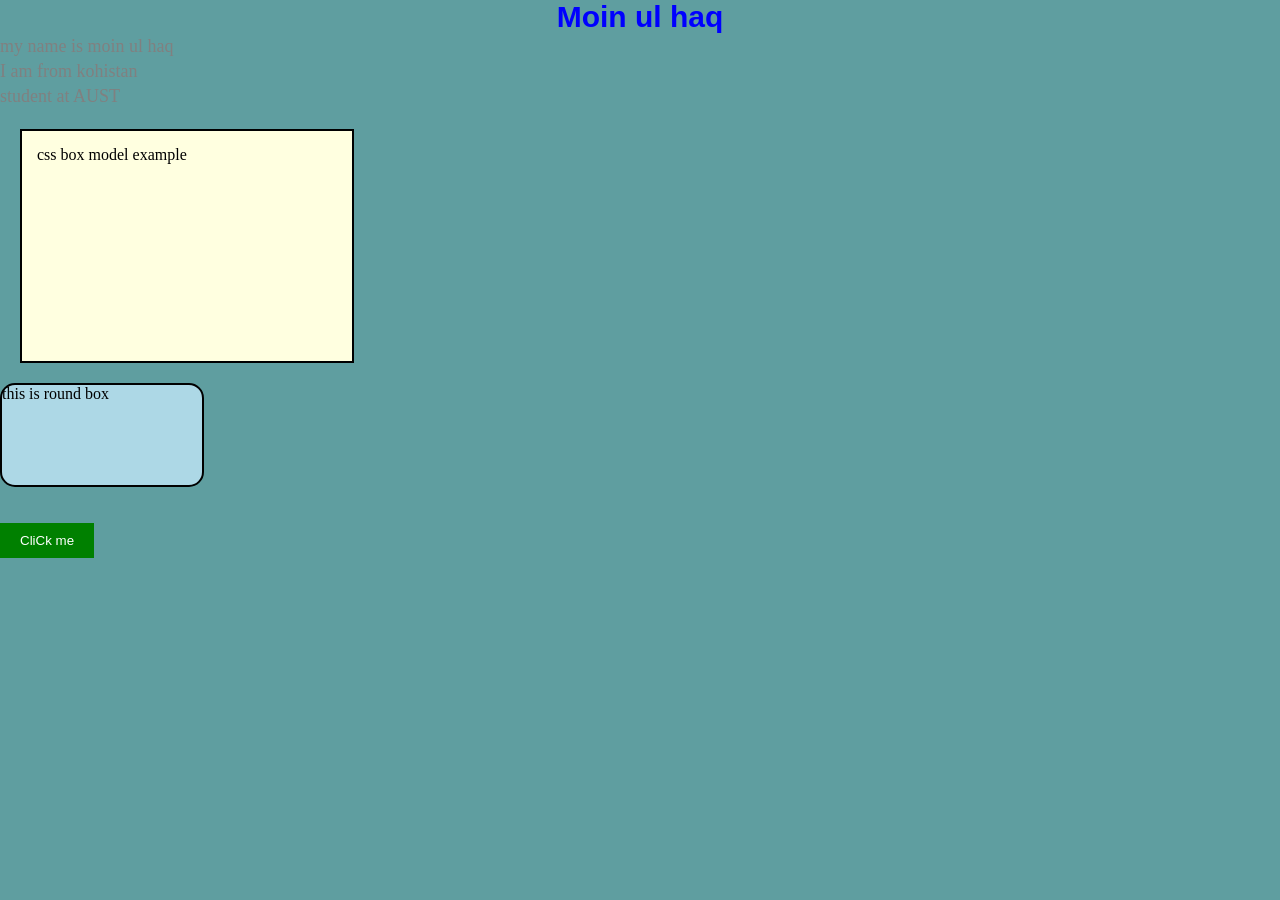
<file: css/assignment 2/index.html>
<!DOCTYPE html>
<html lang="en">
<head>
    <meta charset="UTF-8">
    <meta name="viewport" content="width=device-width, initial-scale=1.0">
    <link rel="stylesheet" href="assets/style/style.Css">
    <title>My CSS preCtiCe page</title>
</head>
<body>
    <h1>Moin ul haq</h1>
    <p class="para">my name is moin ul haq</p>
    <p class="para">I am from kohistan</p>
    <p class="para">student at AUST</p>

    <!-- div box -->
     <div id="box">
        css box model example
     </div>

     <!-- round box  -->
      <div id="box2">
        this is round box
      </div>
      <br><br>

      <!-- button  -->
       <button class="btn">CliCk me</button>
</body>
</html>
</file>
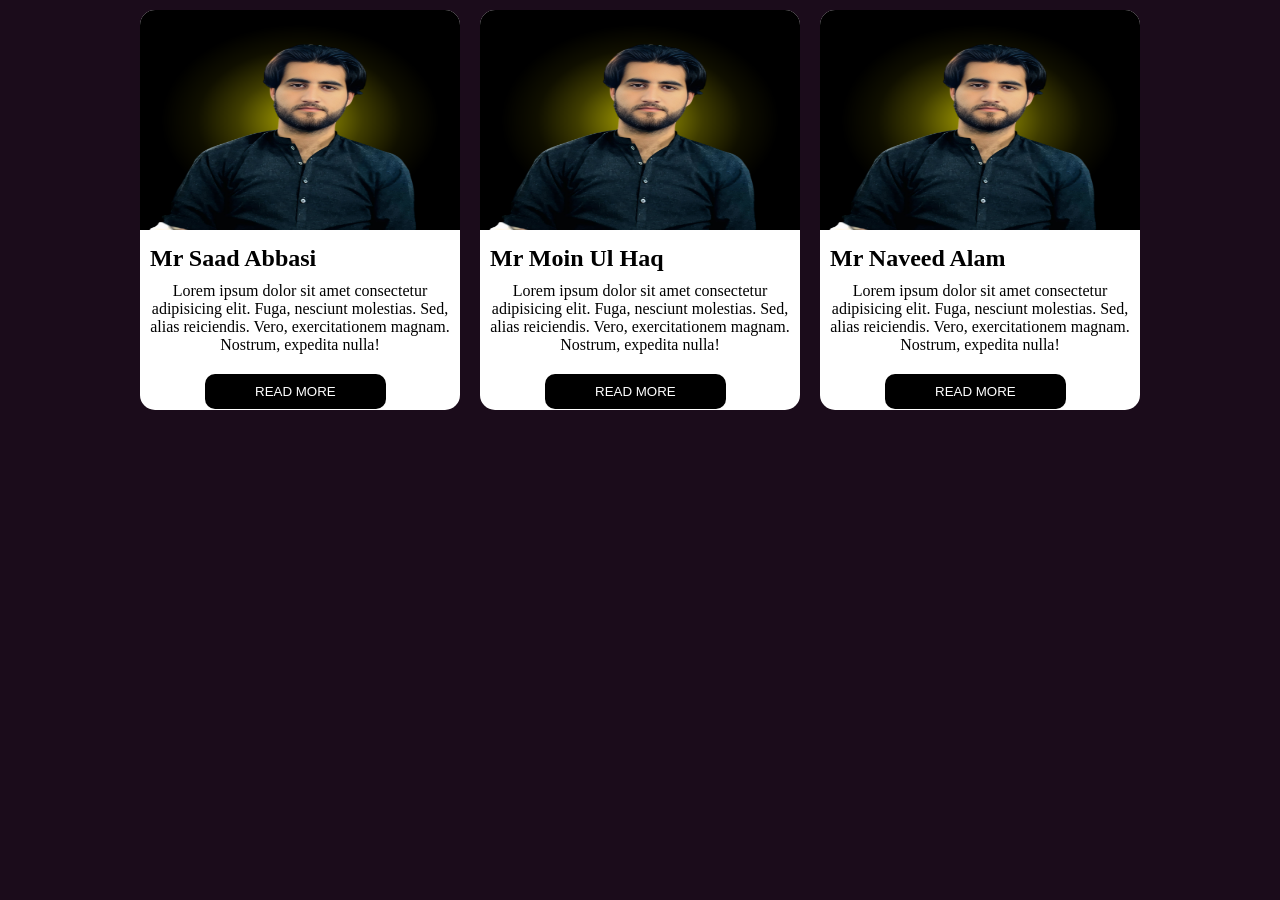
<file: css/assignment 3/index.html>
<!DOCTYPE html>
<html lang="en">
<head>
    <meta charset="UTF-8">
    <meta name="viewport" content="width=device-width, initial-scale=1.0">
    <link rel="stylesheet" href="assets/css/style.css">
    <title>cards</title>
</head>
<body>
    <section class="card-container">
       <div class="card">
            <img src="assets/image/Untitled_design.png" class="card-image" alt="profile">
             <h2>Mr Saad Abbasi</h2>
             <p>
                 Lorem ipsum dolor sit amet consectetur adipisicing elit. Fuga, nesciunt molestias. Sed, alias reiciendis. Vero, exercitationem magnam. Nostrum, expedita nulla!
             </p>
             <button>READ MORE</button>
       </div>
       <div class="card">
            <img src="assets/image/Untitled_design.png" class="card-image" alt="profile">
             <h2>Mr Moin Ul Haq</h2>
             <p>
                 Lorem ipsum dolor sit amet consectetur adipisicing elit. Fuga, nesciunt molestias. Sed, alias reiciendis. Vero, exercitationem magnam. Nostrum, expedita nulla!
             </p>
             <button>READ MORE</button>
       </div>
       <div class="card">
            <img src="assets/image/Untitled_design.png" class="card-image" alt="profile">
             <h2>Mr Naveed Alam</h2>
             <p>
                 Lorem ipsum dolor sit amet consectetur adipisicing elit. Fuga, nesciunt molestias. Sed, alias reiciendis. Vero, exercitationem magnam. Nostrum, expedita nulla!
             </p>
             <button>READ MORE</button>
       </div>
    </section>
</body>
</html>
</file>
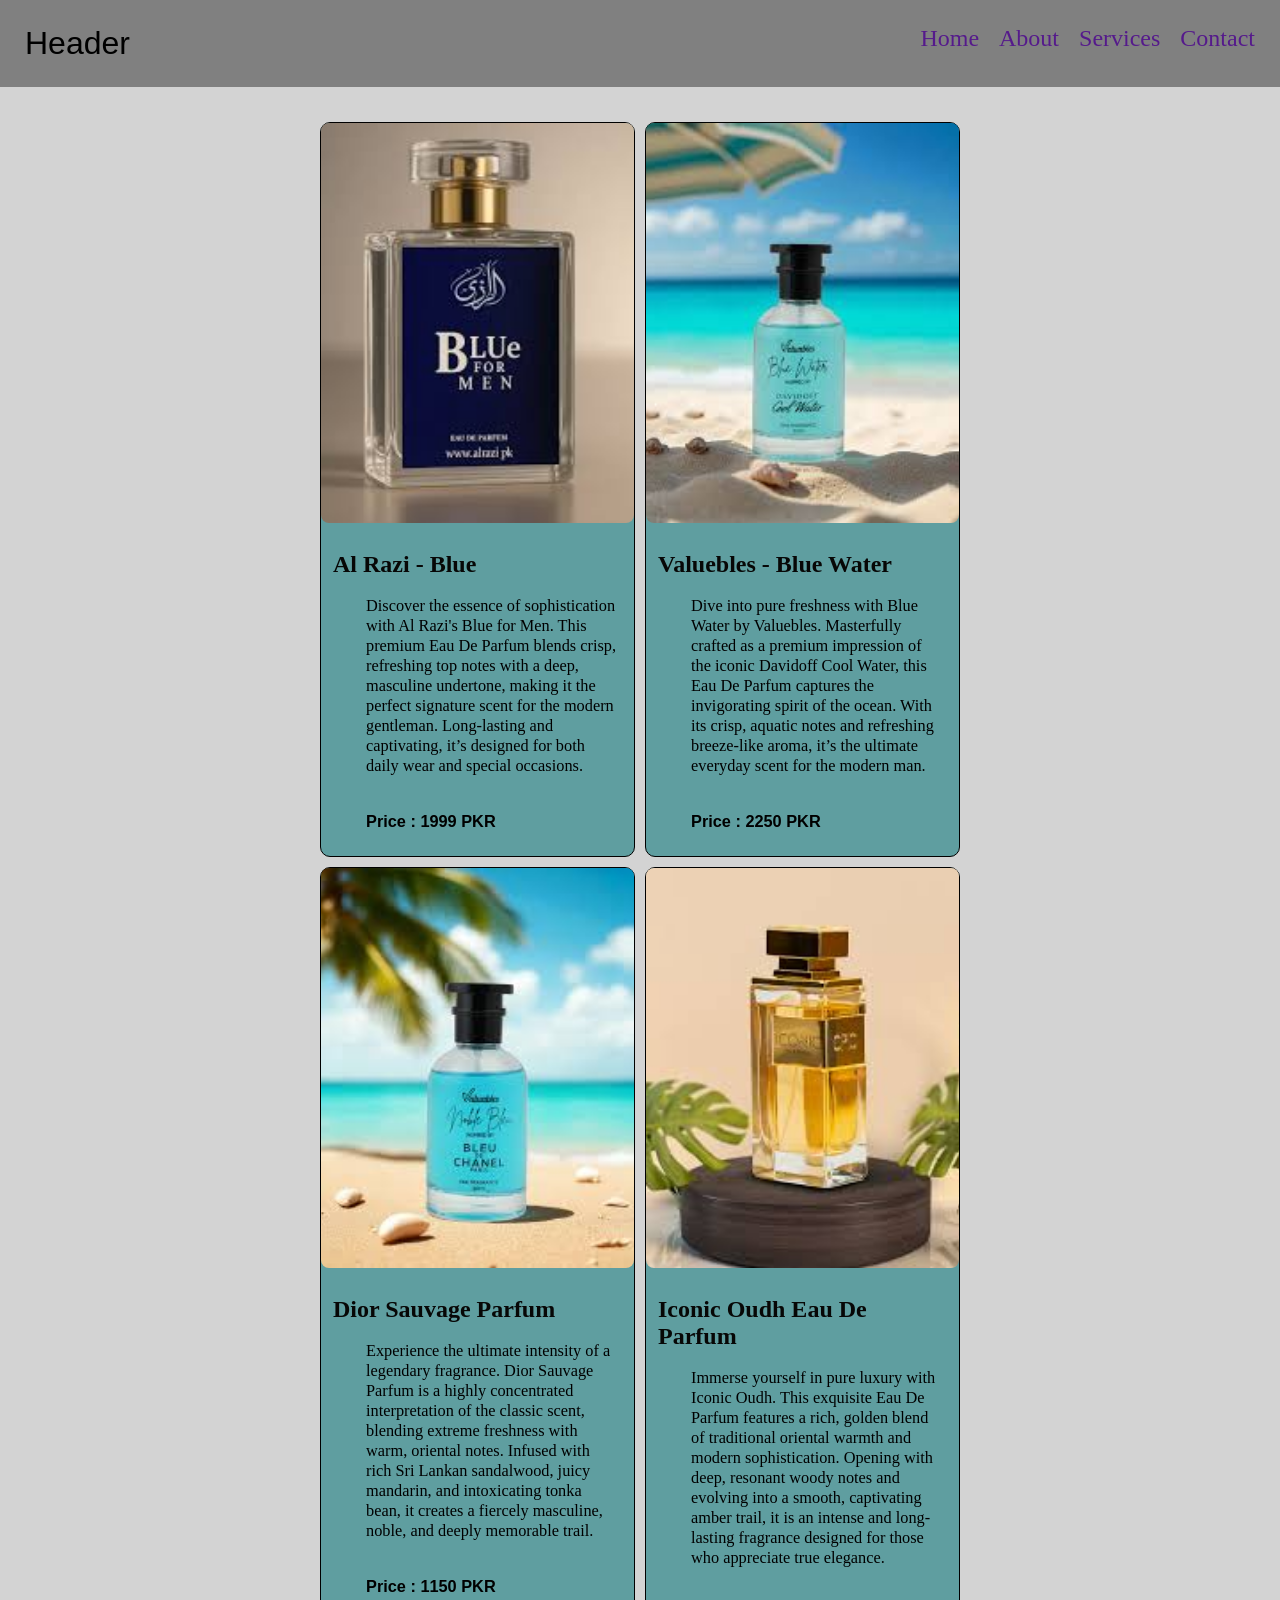
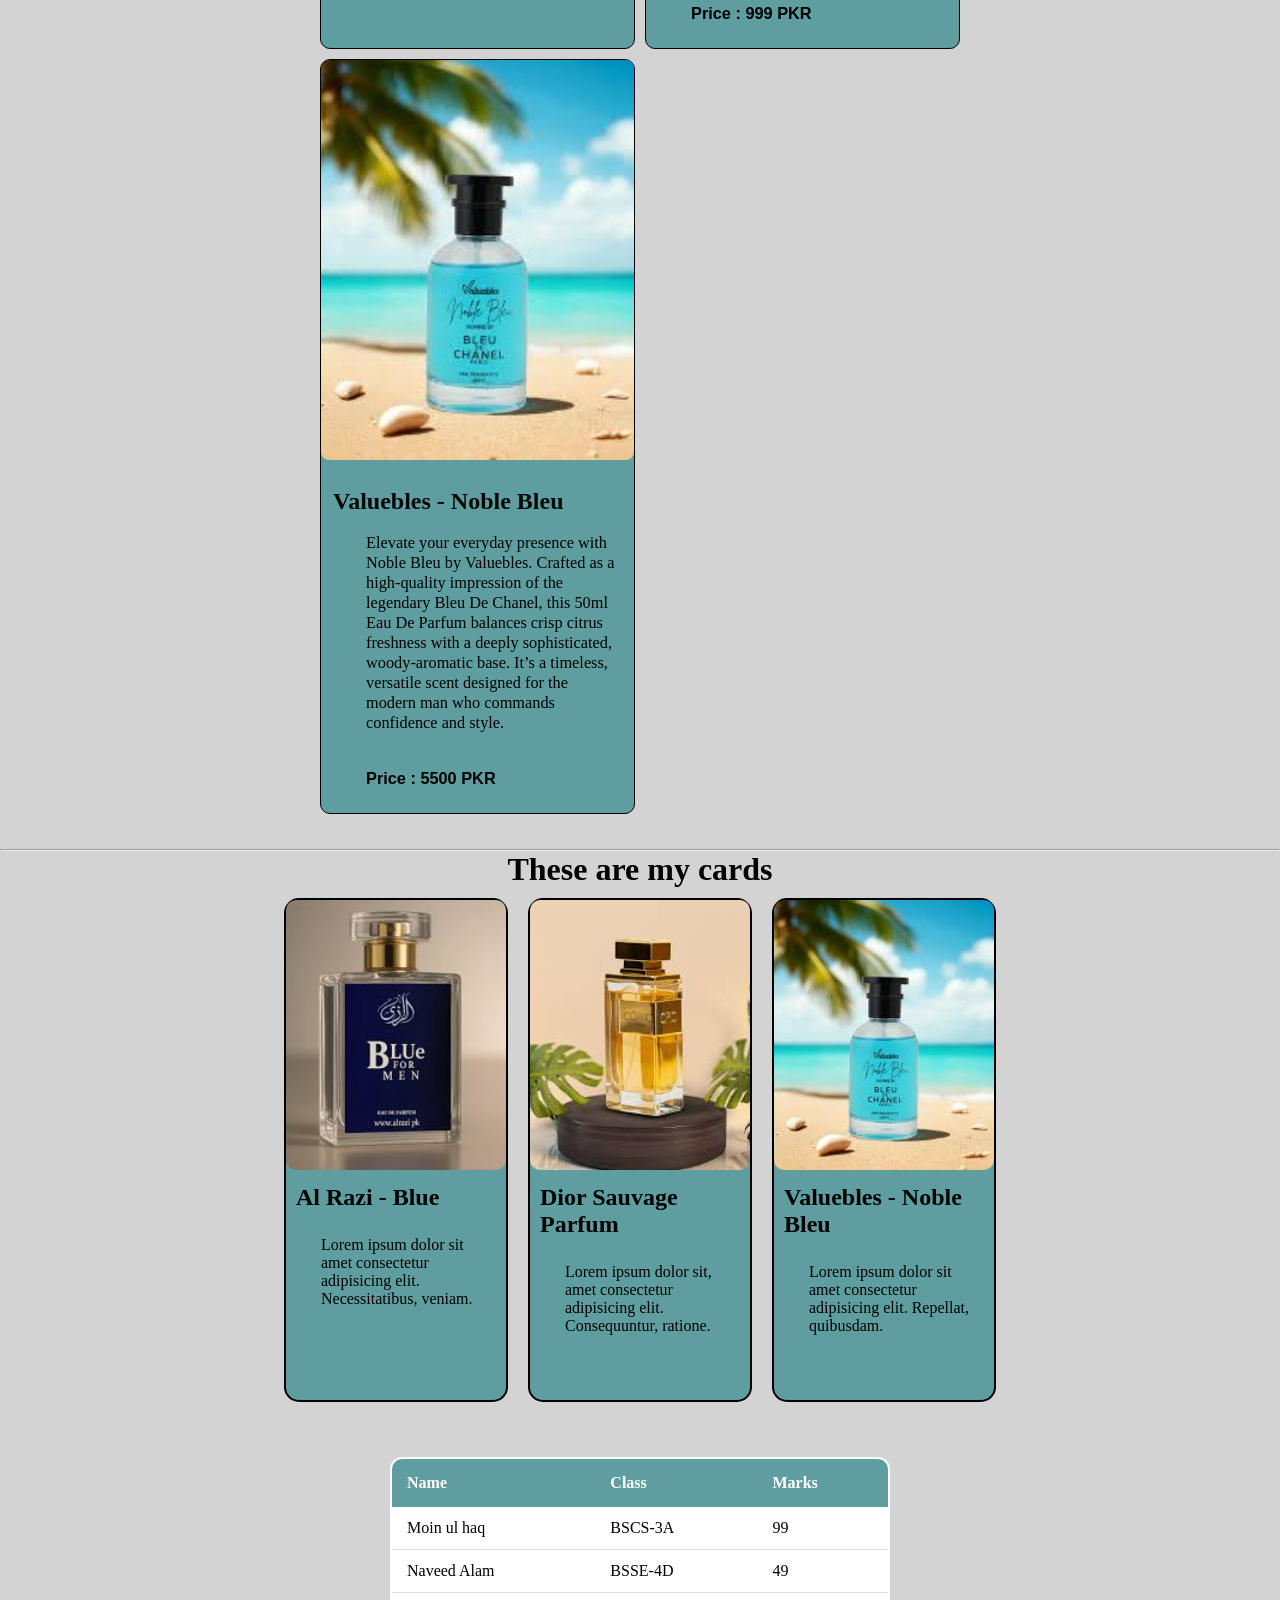
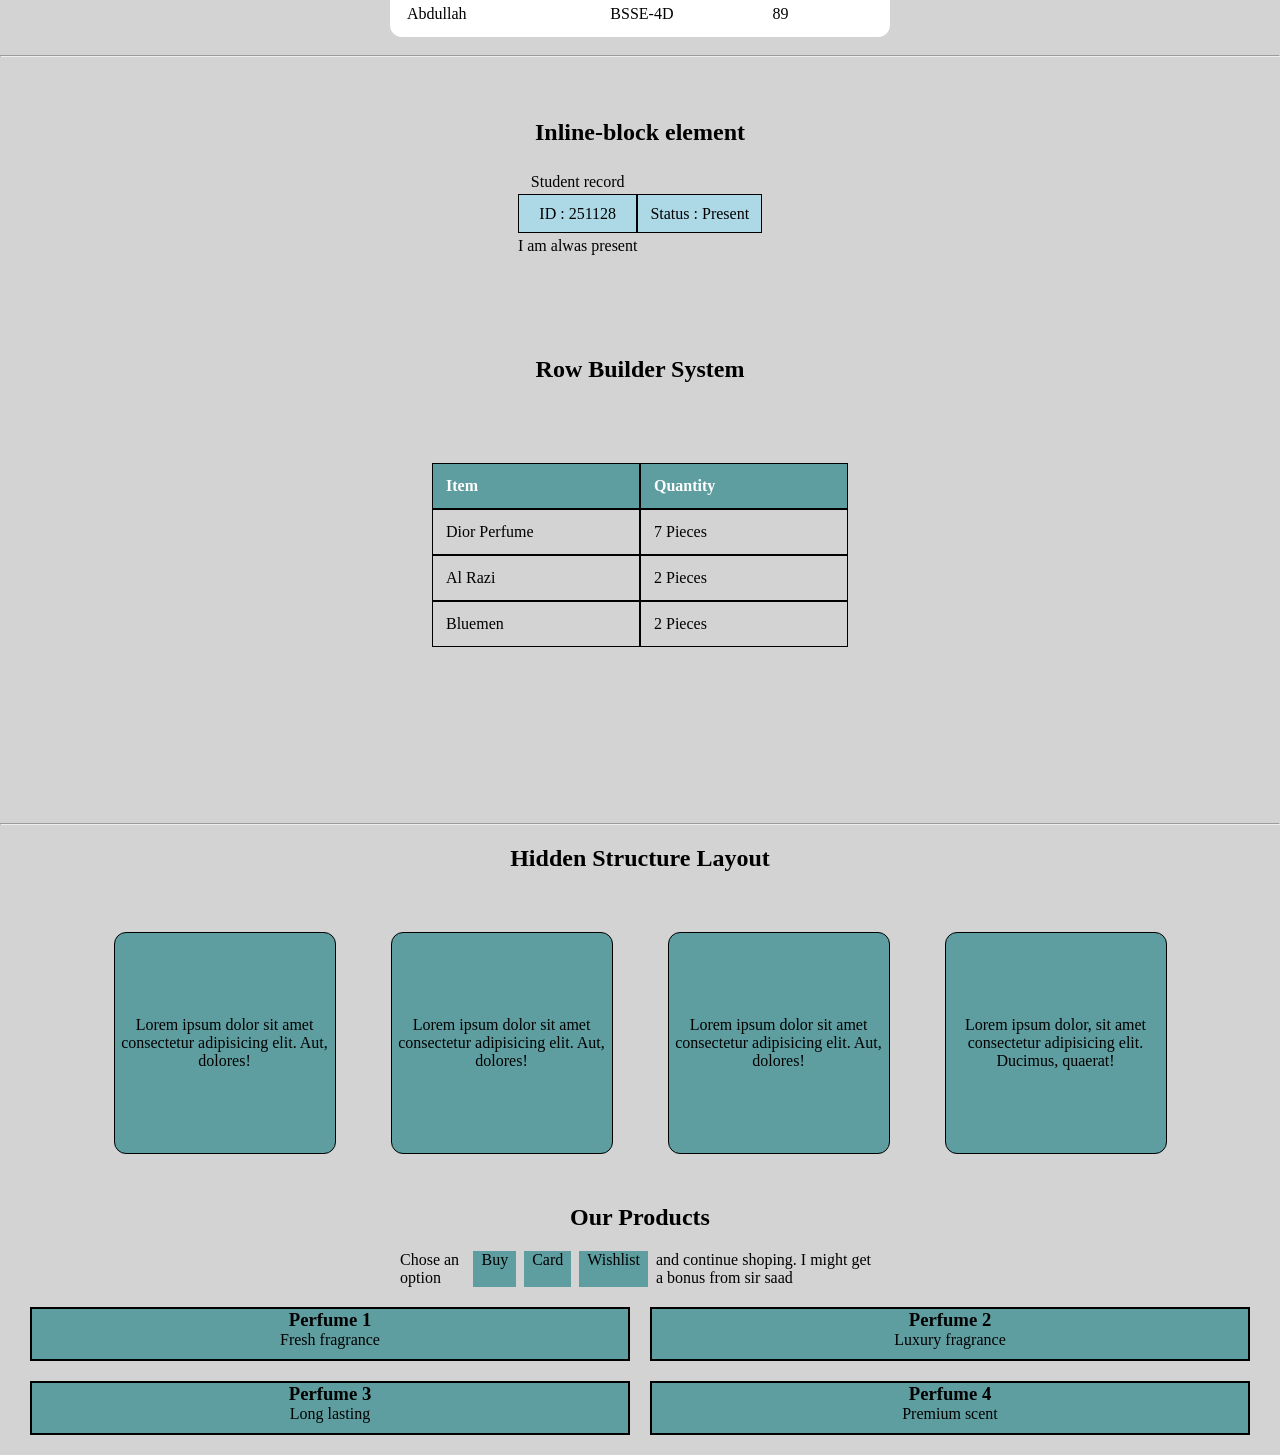
<file: css/assignment 4/index.html>
<!DOCTYPE html>
<html lang="en">
<head>
    <meta charset="UTF-8">
    <meta name="viewport" content="width=device-width, initial-scale=1.0">
    <link rel="stylesheet" href="assets/css/style.css">
    <title>Assignment 4</title>
</head>
<body>
    <!-- header section  -->
     <header>
        <div class="logo">
            <span>Header</span>
        </div>
        <!-- nav bar -->
        <ul class="nav-links">
            <li><a href="">Home</a></li>
            <li><a href="">About</a></li>
            <li><a href="">Services</a></li>
            <li><a href="">Contact</a></li>
        </ul>
     </header>
     <!-- Hero section  -->
      <main>
        <!-- grid box -->
         <section>

            <div class="grid-box">
                 <!-- product one -->
                 <div class="product">
                     <img src="assets/css/image/bluemen.jpg" alt="bluemen">
                     <h2>Al Razi - Blue</h2>
                     <p>
                         Discover the essence of sophistication with Al Razi's Blue for Men. This premium Eau De Parfum blends crisp, refreshing top notes with a deep, masculine undertone, making it the perfect signature scent for the modern gentleman. Long-lasting and captivating, it’s designed for both daily wear and special occasions.
                     </p>
                     <p class="product-price">Price : 1999 PKR</p>
                 </div>
                 <!-- product two -->
                 <div class="product">
                     <img src="assets/css/image/chacevalue-fragrance.jpg" alt="chacevalue-fragrance">
                     <h2>Valuebles - Blue Water</h2>
                     <p>
                      Dive into pure freshness with Blue Water by Valuebles. Masterfully crafted as a premium impression of the iconic Davidoff Cool Water, this Eau De Parfum captures the invigorating spirit of the ocean. With its crisp, aquatic notes and refreshing breeze-like aroma, it’s the ultimate everyday scent for the modern man.
                     </p>
                     <p class="product-price">Price : 2250 PKR</p>
                 </div>
                 <!-- product three -->
                 <div class="product">
                     <img src="assets/css/image/valueable-perfume.jpg" alt="Dior-Sauvage-Parfum-Men-100ml-3">
                     <h2>Dior Sauvage Parfum</h2>
                     <p>
                         Experience the ultimate intensity of a legendary fragrance. Dior Sauvage Parfum is a highly concentrated interpretation of the classic scent, blending extreme freshness with warm, oriental notes. Infused with rich Sri Lankan sandalwood, juicy mandarin, and intoxicating tonka bean, it creates a fiercely masculine, noble, and deeply memorable trail.
                     </p>
                     <p class="product-price">Price : 1150 PKR</p>
                 </div>
                 <!-- product four -->
                 <div class="product">
                     <img src="assets/css/image/downloaopio-fragrance.jpg" alt="downloaopio-fragrance">
                     <h2>Iconic Oudh Eau De Parfum</h2>
                     <p>
                         Immerse yourself in pure luxury with Iconic Oudh. This exquisite Eau De Parfum features a rich, golden blend of traditional oriental warmth and modern sophistication. Opening with deep, resonant woody notes and evolving into a smooth, captivating amber trail, it is an intense and long-lasting fragrance designed for those who appreciate true elegance.
                     </p>
                     <p class="product-price">Price : 999 PKR</p>
                 </div>
                 <!-- product five -->
                 <div class="product">
                     <img src="assets/css/image/valueable-perfume.jpg" alt="valueable-perfume">
                     <h2>Valuebles - Noble Bleu</h2>
                     <p>
                         Elevate your everyday presence with Noble Bleu by Valuebles. Crafted as a high-quality impression of the legendary Bleu De Chanel, this 50ml Eau De Parfum balances crisp citrus freshness with a deeply sophisticated, woody-aromatic base. It’s a timeless, versatile scent designed for the modern man who commands confidence and style.
                     </p>
                     <p class="product-price">Price : 5500 PKR</p>
                 </div>
             </div>
         </section>
         <hr>

         <!-- card section  -->
          <h1>These are my cards</h1>
          <section class="card-container">
            <!-- card one  -->
            <div class="card">
                <img src="assets/css/image/bluemen.jpg" alt="">
                <h2>Al Razi - Blue</h2>
                <p>
                    Lorem ipsum dolor sit amet consectetur adipisicing elit. Necessitatibus, veniam.
                </p>
            </div>
            <!-- card two  -->
            <div class="card">
                <img src="assets/css/image/downloaopio-fragrance.jpg" alt="">
                <h2>Dior Sauvage Parfum</h2>
                <p>
                    Lorem ipsum dolor sit, amet consectetur adipisicing elit. Consequuntur, ratione.
                </p>
            </div>
            <!-- card three  -->
            <div class="card">
                <img src="assets/css/image/valueable-perfume.jpg" alt="">
                <h2>Valuebles - Noble Bleu</h2>
                <p>
                    Lorem ipsum dolor sit amet consectetur adipisicing elit. Repellat, quibusdam.
                </p>
            </div>
          </section>

          <!-- Task 4: Student Record Table (table +
          table-row + table-cell) -->
          <section>
            <div id="table">
                <table class="Student-table">
                    <tr>
                        <th class="table-header">Name</th>
                        <th class="table-header">Class</th>
                        <th class="table-header">Marks</th>
                    </tr>
                    <tr>
                        <td class="Student-name">Moin ul haq</td>
                        <td>BSCS-3A</td>
                        <td>99</td>
                    </tr>
                    
                    <tr>
                        <td class="Student-name">Naveed Alam</td>
                        <td>BSSE-4D</td>
                        <td>49</td>
                    </tr>
                    <tr>
                        <td class="Student-name">Abdullah</td>
                        <td>BSSE-4D</td>
                        <td>89</td>
                    </tr>
                </table>
            </div>
         </section>
         <br>
         <hr>

         <!-- inline-block section   -->
          <section class="inline-block-section">
            <h2 class="block">Inline-block element</h2>
            <p class="inline-block-data">
                Student record 
                <span class="row">
                    <span class="cell">ID : 251128</span>
                    <span class="cell">Status : Present</span>
                </span>
                I am alwas present 
            </p>
          </section>
          <br>

          <!-- task 6 row buider wala task  -->
           <h2 class="Row-Builder-System">Row Builder System</h2>
           <section class="table">
                 <div class="row-builder">
                     <div class="row-header">
                         <span class="sheet-cell">Item</span>
                         <span class="sheet-cell">Quantity</span>
                     </div>
                     <div class="sheet-row">
                         <span class="sheet-cell">Dior Perfume</span>
                         <span class="sheet-cell">7 Pieces</span>
                     </div>
                     <div class="sheet-row">
                         <span class="sheet-cell">Al Razi</span>
                         <span class="sheet-cell">2 Pieces</span>
                    </div>
                    <div class="sheet-row">
                         <span class="sheet-cell">Bluemen</span>
                         <span class="sheet-cell">2 Pieces</span>
                    </div>
                 </div>
           </section>
           <hr>
           <!-- Task 7: Hidden Structure Layout -->
           <h2 class="box-heading">Hidden Structure Layout</h2> 
            <section class="wraper-container">
                <div class="wraper">
                     <div class="box">Lorem ipsum dolor sit amet consectetur adipisicing elit. Aut, dolores!</div>
                     <div class="box">Lorem ipsum dolor sit amet consectetur adipisicing elit. Aut, dolores!</div>
                     <div class="box">Lorem ipsum dolor sit amet consectetur adipisicing elit. Aut, dolores!</div>
                     <div class="box">Lorem ipsum dolor, sit amet consectetur adipisicing elit. Ducimus, quaerat!</div>
                </div>
            </section>
            <!-- mixed layout challenge -->
             <h2 id="h2">Our Products</h2>
                <p class="button-line">
                    Chose an option
                    <span class="button">Buy</span>
                    <span class="button">Card</span>
                    <span class="button">Wishlist</span>
                    and continue shoping. I might get a bonus from sir saad 
                </p>
            <section class="mised-layout">
                
                <div class="product-grid">
                    <div class="product-card">
                        <h3>Perfume 1</h3>
                        <p>Fresh fragrance</p>
                    </div>
                    <div class="product-card">
                        <h3>Perfume 2</h3>
                        <p>Luxury fragrance</p>
                    </div>
                    <div class="product-card">
                        <h3>Perfume 3</h3>
                        <p>Long lasting</p>
                    </div>
                    <div class="product-card">
                        <h3>Perfume 4</h3>
                        <p>Premium scent</p>
                    </div>
                </div>
            </section>

     </main>
     
</body>
</html>
</file>
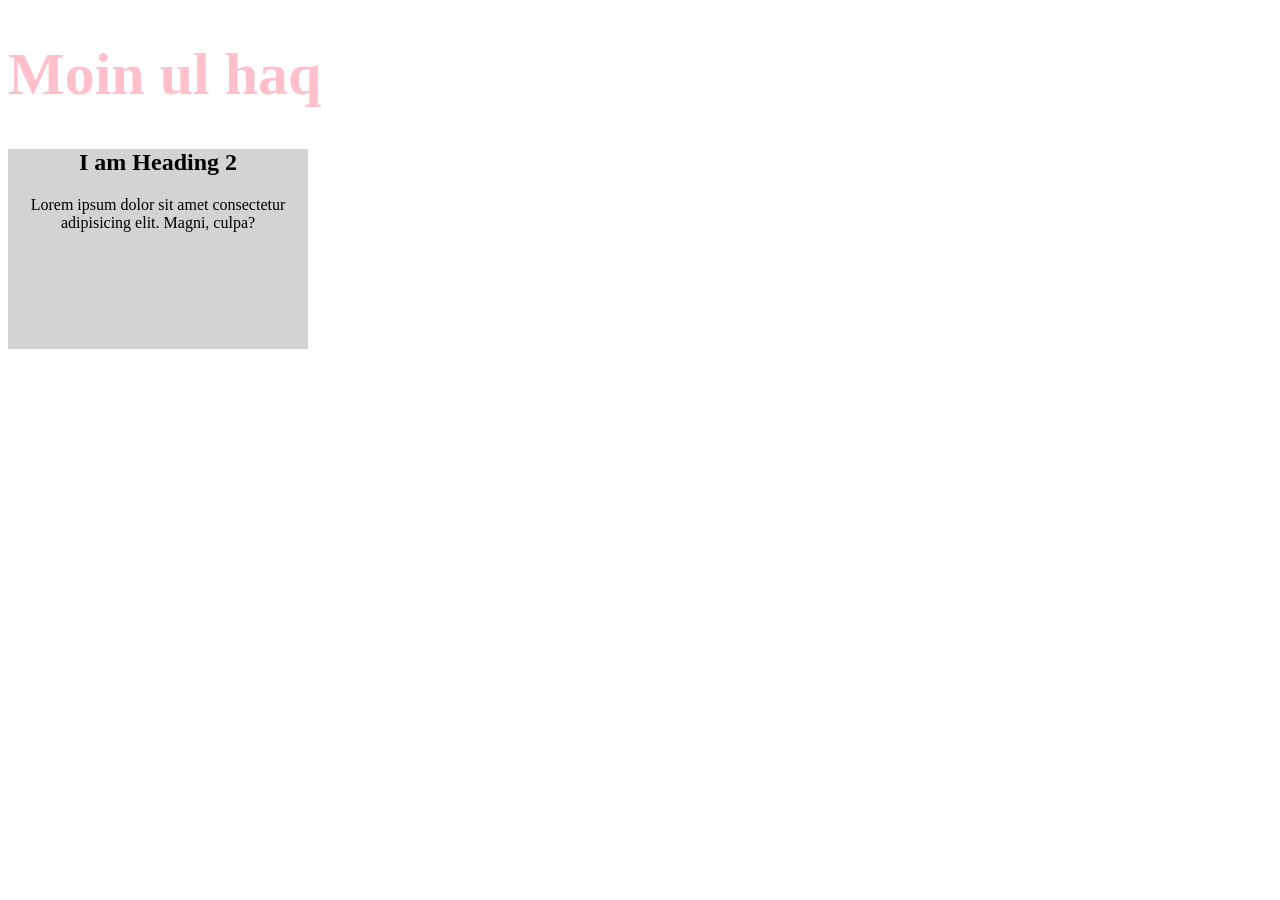
<file: css/lecture 1/index.html>
<!DOCTYPE html>
<html lang="en">
<head>
    <meta charset="UTF-8">
    <meta name="viewport" content="width=device-width, initial-scale=1.0">
    <!-- <link rel="stylesheet" href="assets/css/style.ss/"> -->
     <link rel="stylesheet" href="assets/css/style.css">
    <title>Document</title>
    <!-- <style>
        h2{
            color: green;
            background-color: yellow;
        }
        p{
            color: aqua;
            background-color: black;
        }
    </style> -->
    
    
</head>
<body>
    <h1 id="heading1">Moin ul haq</h1>
    <div class="my-section">
        <h2>I am Heading 2</h2>
        <p>Lorem ipsum dolor sit amet consectetur adipisicing elit. Magni, culpa?</p>
    </div>

    




    <!-- HTML css support
    <h1 style="color: red; background-color: blue;">Moin ul haq</h1>
    inline css is not a good prectice  --> 
</body>
</html>
</file>
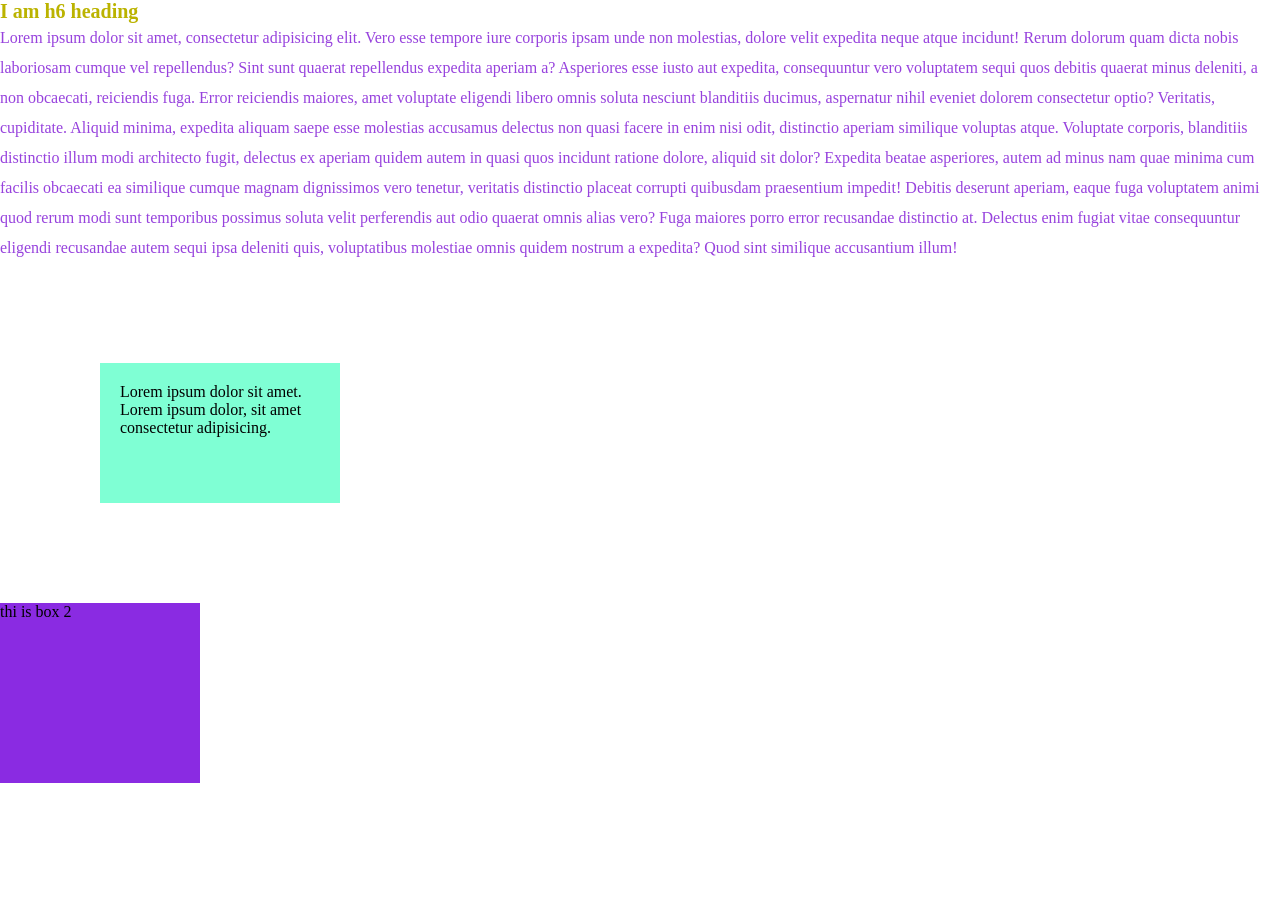
<file: css/lecture 2/index.html>
<!DOCTYPE html>
<html lang="en">
<head>
    <meta charset="UTF-8">
    <meta name="viewport" content="width=device-width, initial-scale=1.0">
    <link rel="stylesheet" href="assets/css/style.css">
    <title>Lecture 2</title>
</head>
<body>
    <h6 id="heading">I am h6 heading</h6>
    <p id="para">Lorem ipsum dolor sit amet, consectetur adipisicing elit. Vero esse tempore iure corporis ipsam unde non molestias, dolore velit expedita neque atque incidunt! Rerum dolorum quam dicta nobis laboriosam cumque vel repellendus? Sint sunt quaerat repellendus expedita aperiam a? Asperiores esse iusto aut expedita, consequuntur vero voluptatem sequi quos debitis quaerat minus deleniti, a non obcaecati, reiciendis fuga. Error reiciendis maiores, amet voluptate eligendi libero omnis soluta nesciunt blanditiis ducimus, aspernatur nihil eveniet dolorem consectetur optio? Veritatis, cupiditate. Aliquid minima, expedita aliquam saepe esse molestias accusamus delectus non quasi facere in enim nisi odit, distinctio aperiam similique voluptas atque. Voluptate corporis, blanditiis distinctio illum modi architecto fugit, delectus ex aperiam quidem autem in quasi quos incidunt ratione dolore, aliquid sit dolor? Expedita beatae asperiores, autem ad minus nam quae minima cum facilis obcaecati ea similique cumque magnam dignissimos vero tenetur, veritatis distinctio placeat corrupti quibusdam praesentium impedit! Debitis deserunt aperiam, eaque fuga voluptatem animi quod rerum modi sunt temporibus possimus soluta velit perferendis aut odio quaerat omnis alias vero? Fuga maiores porro error recusandae distinctio at. Delectus enim fugiat vitae consequuntur eligendi recusandae autem sequi ipsa deleniti quis, voluptatibus molestiae omnis quidem nostrum a expedita? Quod sint similique accusantium illum!</p>
    <div class="box">
        <p>Lorem ipsum dolor sit amet.</p>
        <p>Lorem ipsum dolor, sit amet consectetur adipisicing.</p>
    </div>

    <!-- to understand multiple values -->
     <div id="box2">
        <p>thi is box 2</p>
     </div>
</body>
</html>
</file>
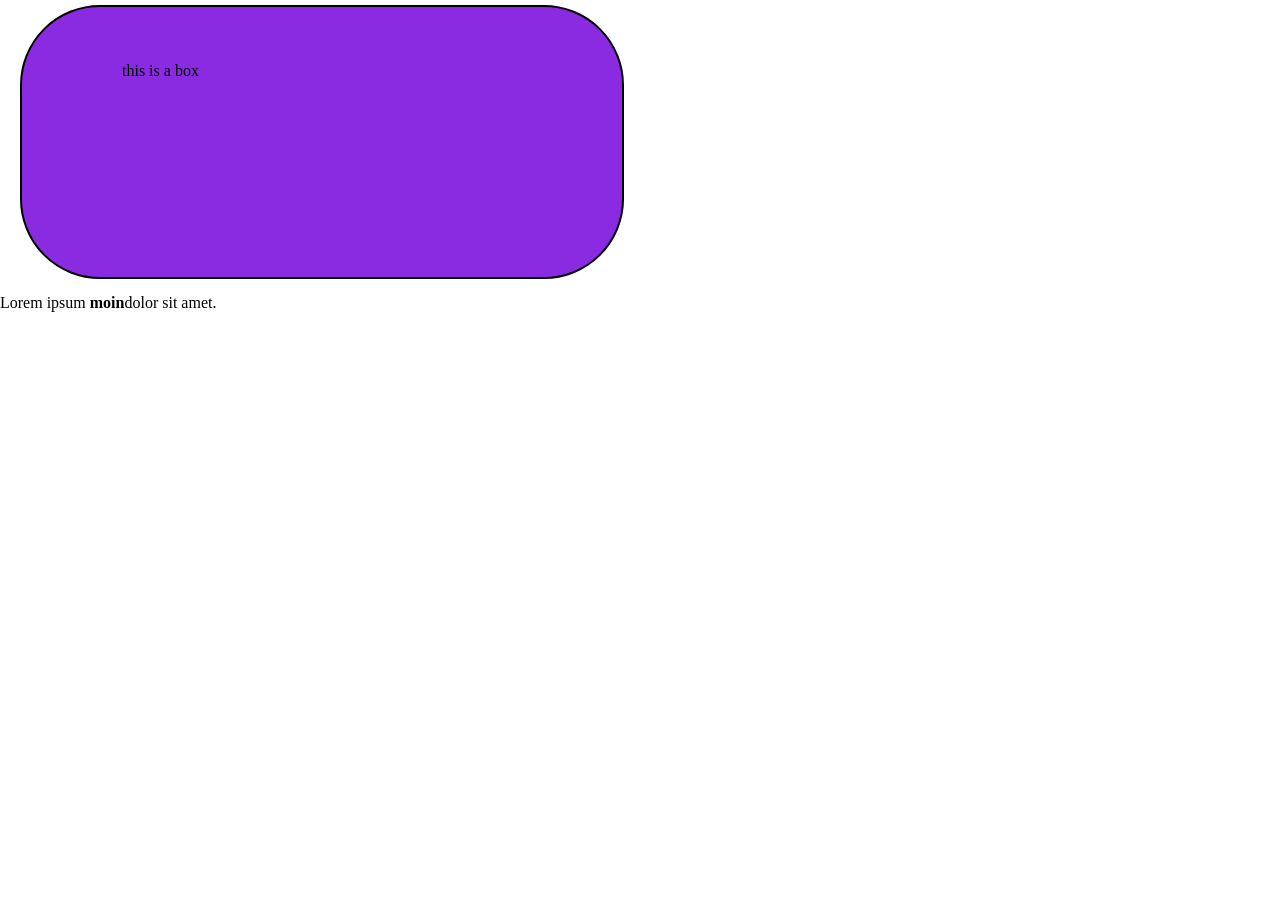
<file: css/lecture 3/index.html>
<!DOCTYPE html>
<html lang="en">
<head>
    <meta charset="UTF-8">
    <meta name="viewport" content="width=device-width, initial-scale=1.0">
    <link rel="stylesheet" href="assets/css/style.css">
    <title>Lecture 3</title>
</head>
<body>
    <div class="box">
        <p>this is a box</p>
    </div>

    <span>Lorem ipsum <strong>moin</strong>dolor sit amet.</span>
</body>
</html>
</file>
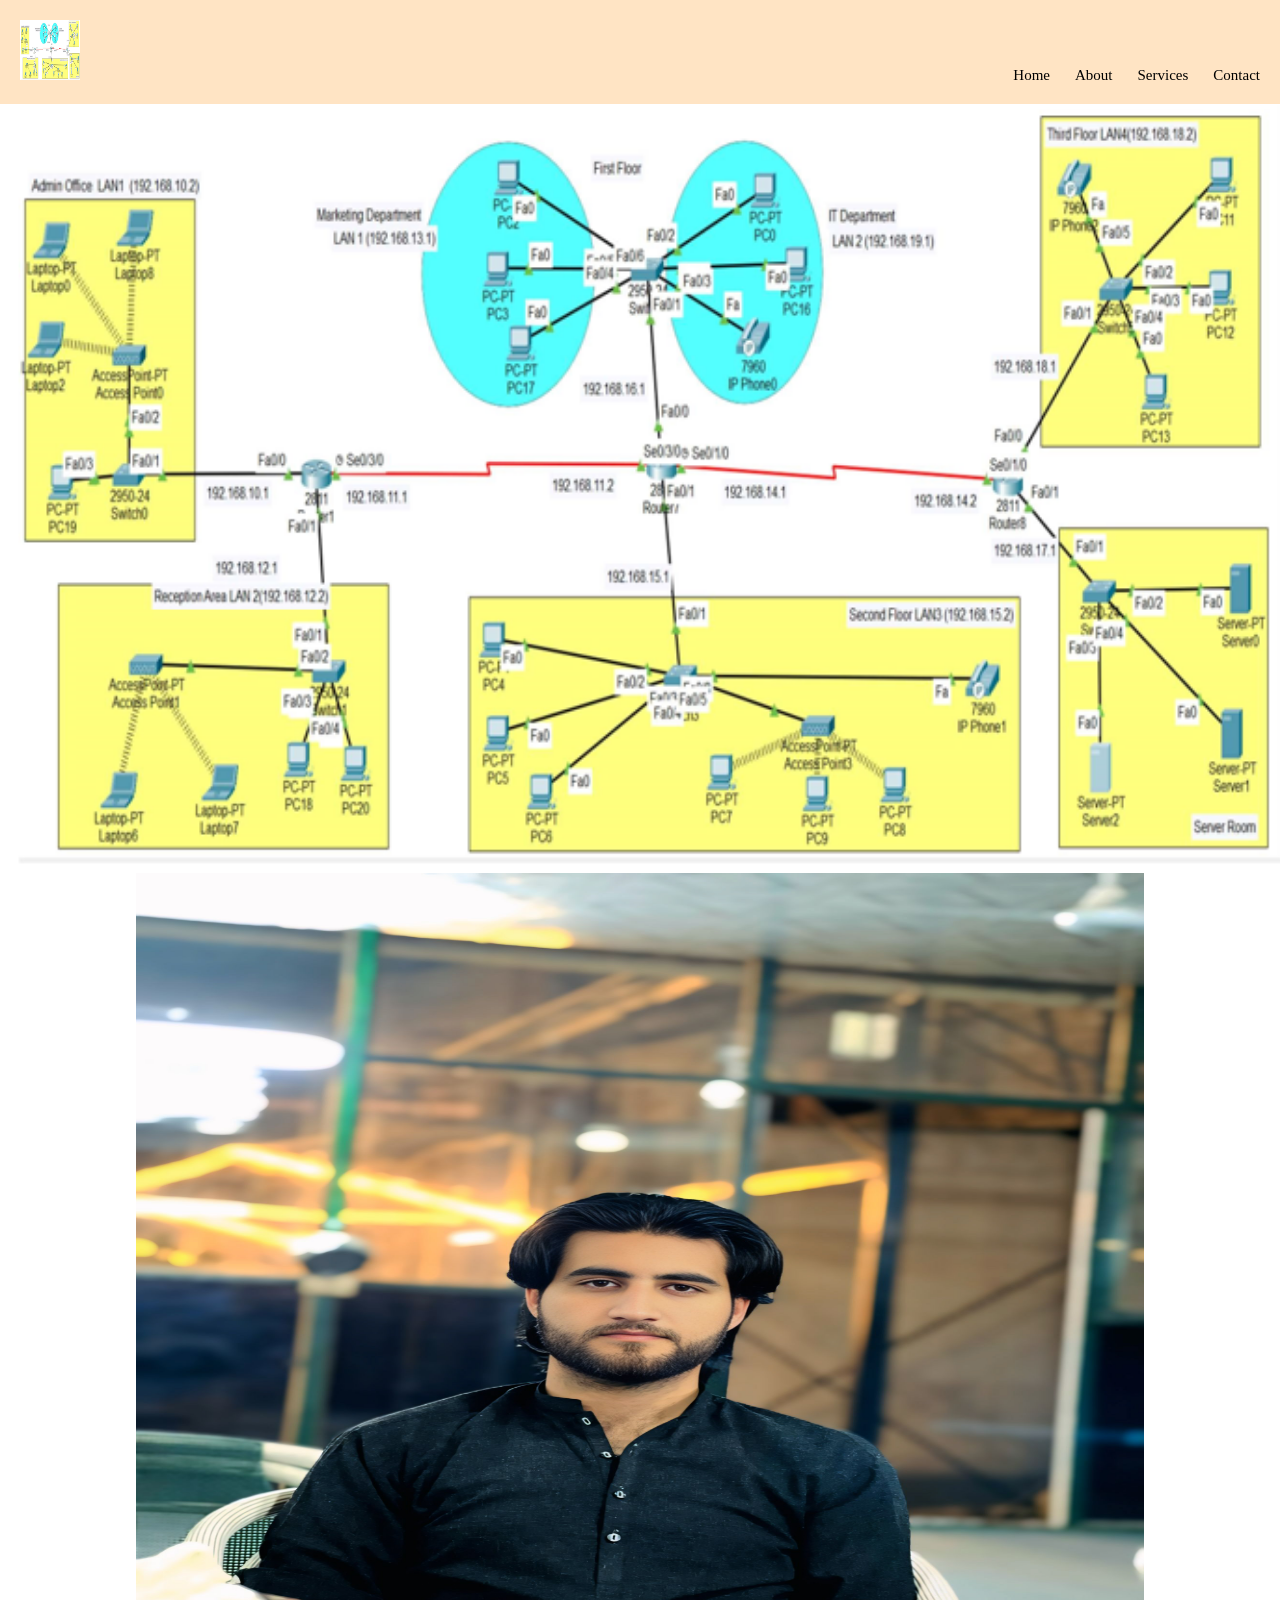
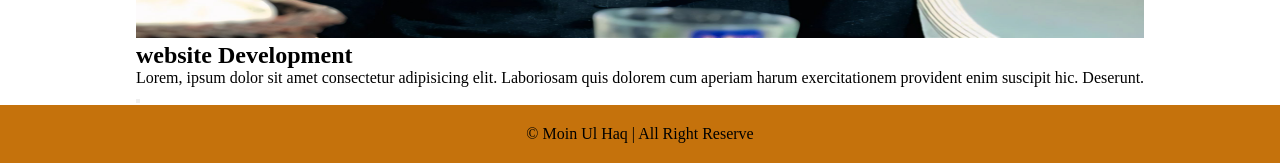
<file: css/lecture 5/index.html>
<!DOCTYPE html>
<html lang="en">
<head>
    <meta charset="UTF-8">
    <meta name="viewport" content="width=device-width, initial-scale=1.0">
    <link rel="stylesheet" href="assets/css/style.css">
    <title>my website</title>
</head>
<body>
    <!-- header  -->
    <header>
        <div class="logo">
            <img src="assets/image/Screenshot (246).png" alt="logo">

        </div>
        <!-- nav bar -->
         <nav>
            <ul class="nav-links">
                <li><a href="">Home</a></li>
                <li><a href="">About</a></li>
                <li><a href="">Services</a></li>
                <li><a href="">Contact</a></li>
            </ul>
         </nav>
    </header>

    <!-- main section  -->
     <section>
     <main>
        <img src="assets/image/Screenshot (246).png" alt="bg-photo">
     </main>
     </section>

     <!-- Services -->
      <section>
        <div class="card">
            <card-1>
                <img src="assets/image/1778383582687.jpg" alt="img1">
                <h1>website Development</h1>
                <p>
                    Lorem, ipsum dolor sit amet consectetur adipisicing elit. Laboriosam quis dolorem cum aperiam harum exercitationem provident enim suscipit hic. Deserunt.
                </p>
                <button></button>
            </card-1>
        </div>
      </section>

     <!-- header  -->
      <footer>
        <p>
            <span>&copy;</span>
            Moin Ul Haq | All Right Reserve
        </p>
      </footer>
</body>
</html>
</file>
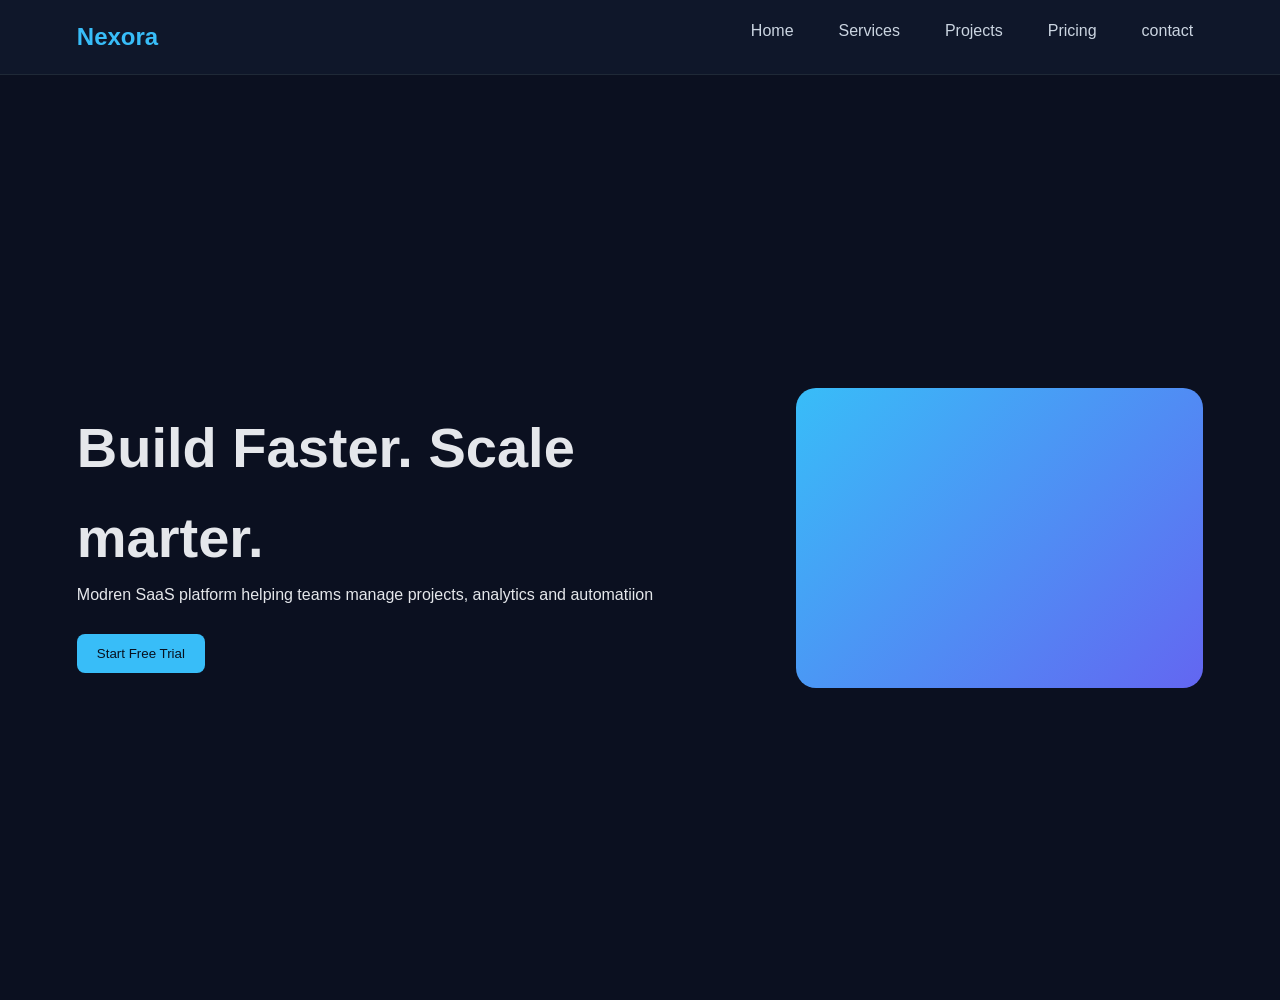
<file: css/lecture 6/index.html>
<!DOCTYPE html>
<html lang="en">
<head>
    <meta charset="UTF-8">
    <meta name="viewport" content="width=device-width, initial-scale=1.0">
    <link rel="stylesheet" href="assets/css/style.css">
    <title>Nexora</title>
</head>
<body>
    <!-- header section  -->
     <header>
        <div class="logo-text">
            <span>Nexora</span>
        </div>
        <!-- nav bar  -->
         <nav>
            <ul class="nav-links">
                <li><a href="#Home">Home</a></li>
                <li><a href="#Services">Services</a></li>
                <li><a href="#Projects">Projects</a></li>
                <li><a href="#Pricing">Pricing</a></li>
                <li><a href="#contact">contact</a></li>
            </ul>
         </nav>
     </header>

     <!-- Hero Section  -->
      <section id="Home" class="Hero">
        <div>
            <h1 style="font-size: 56px;">Build Faster. Scale marter.</h1>
            <p>Modren SaaS platform helping teams manage projects, analytics and automatiion</p>
            <br>
            <button class="btn">Start Free Trial</button>
        </div>
        
        <!-- hero card -->
         <div class="Hero-card"></div>
      </section>
    
</body>
</html>
</file>
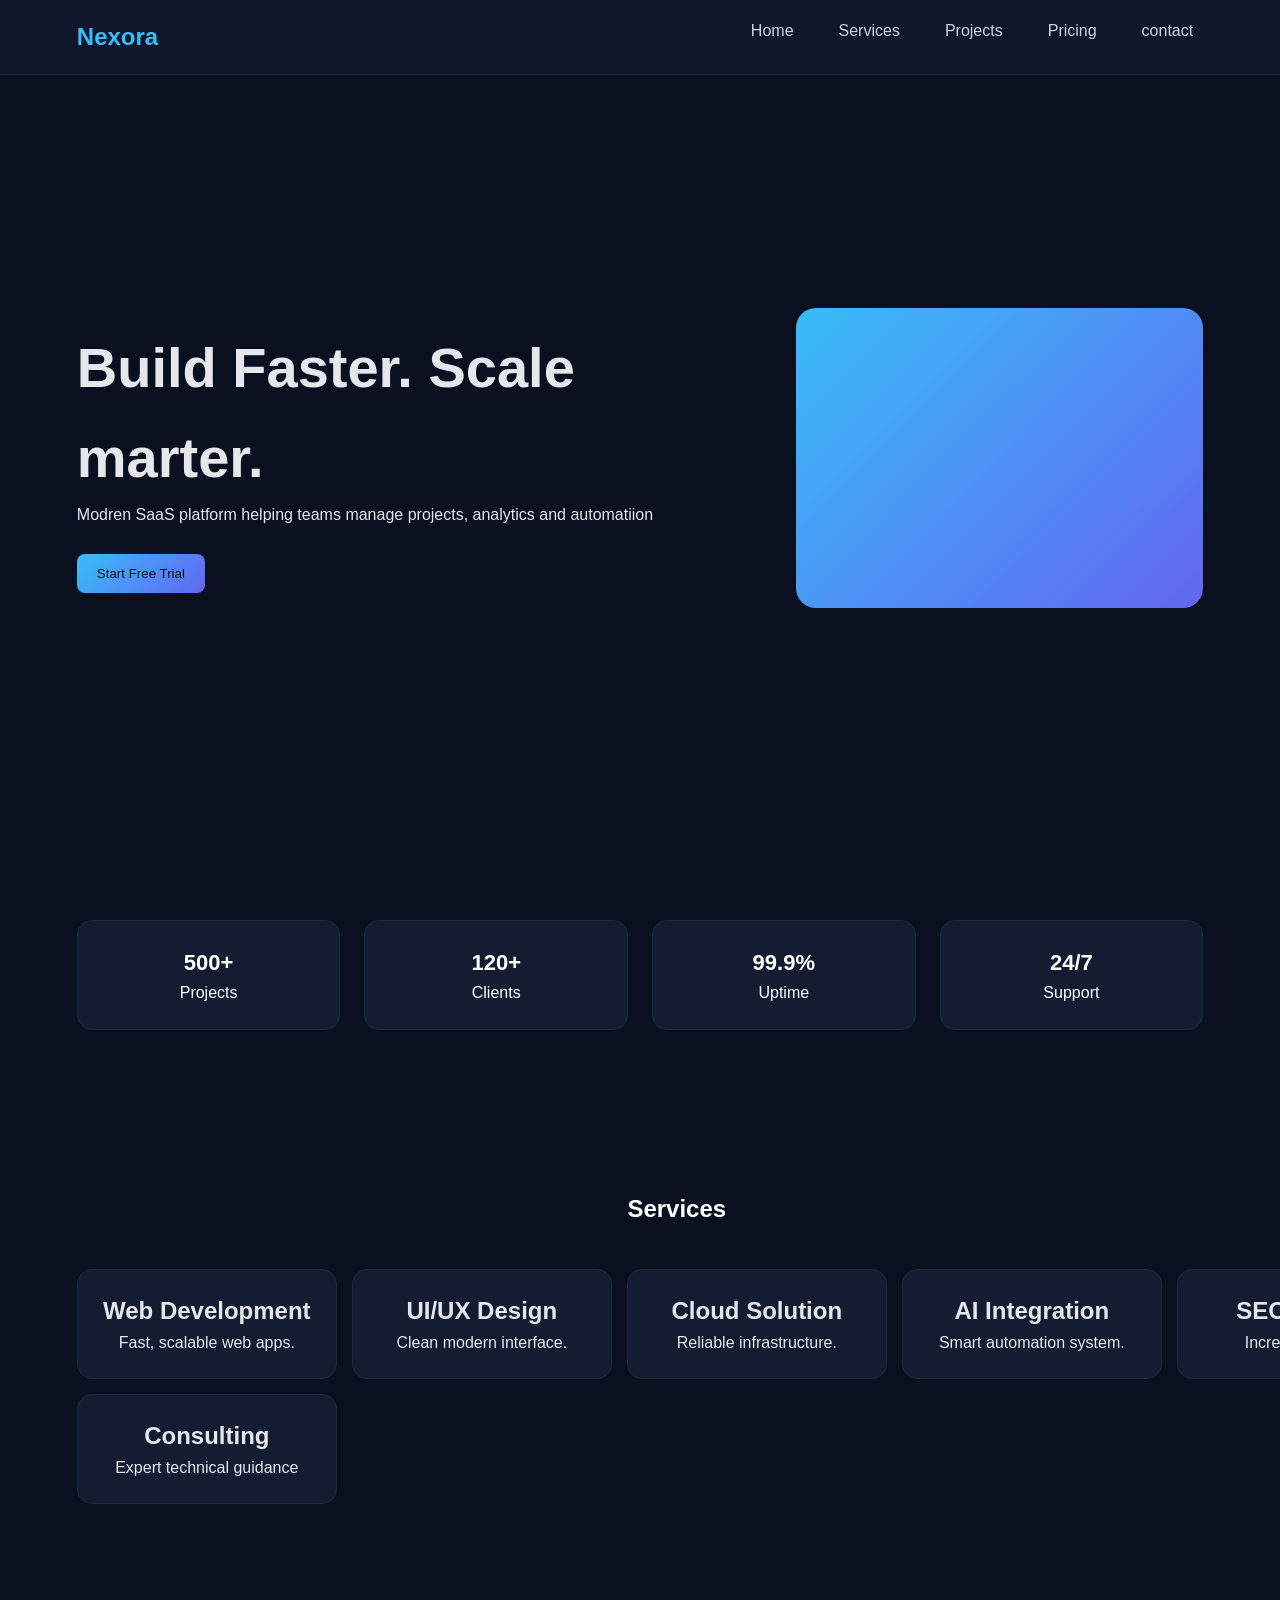
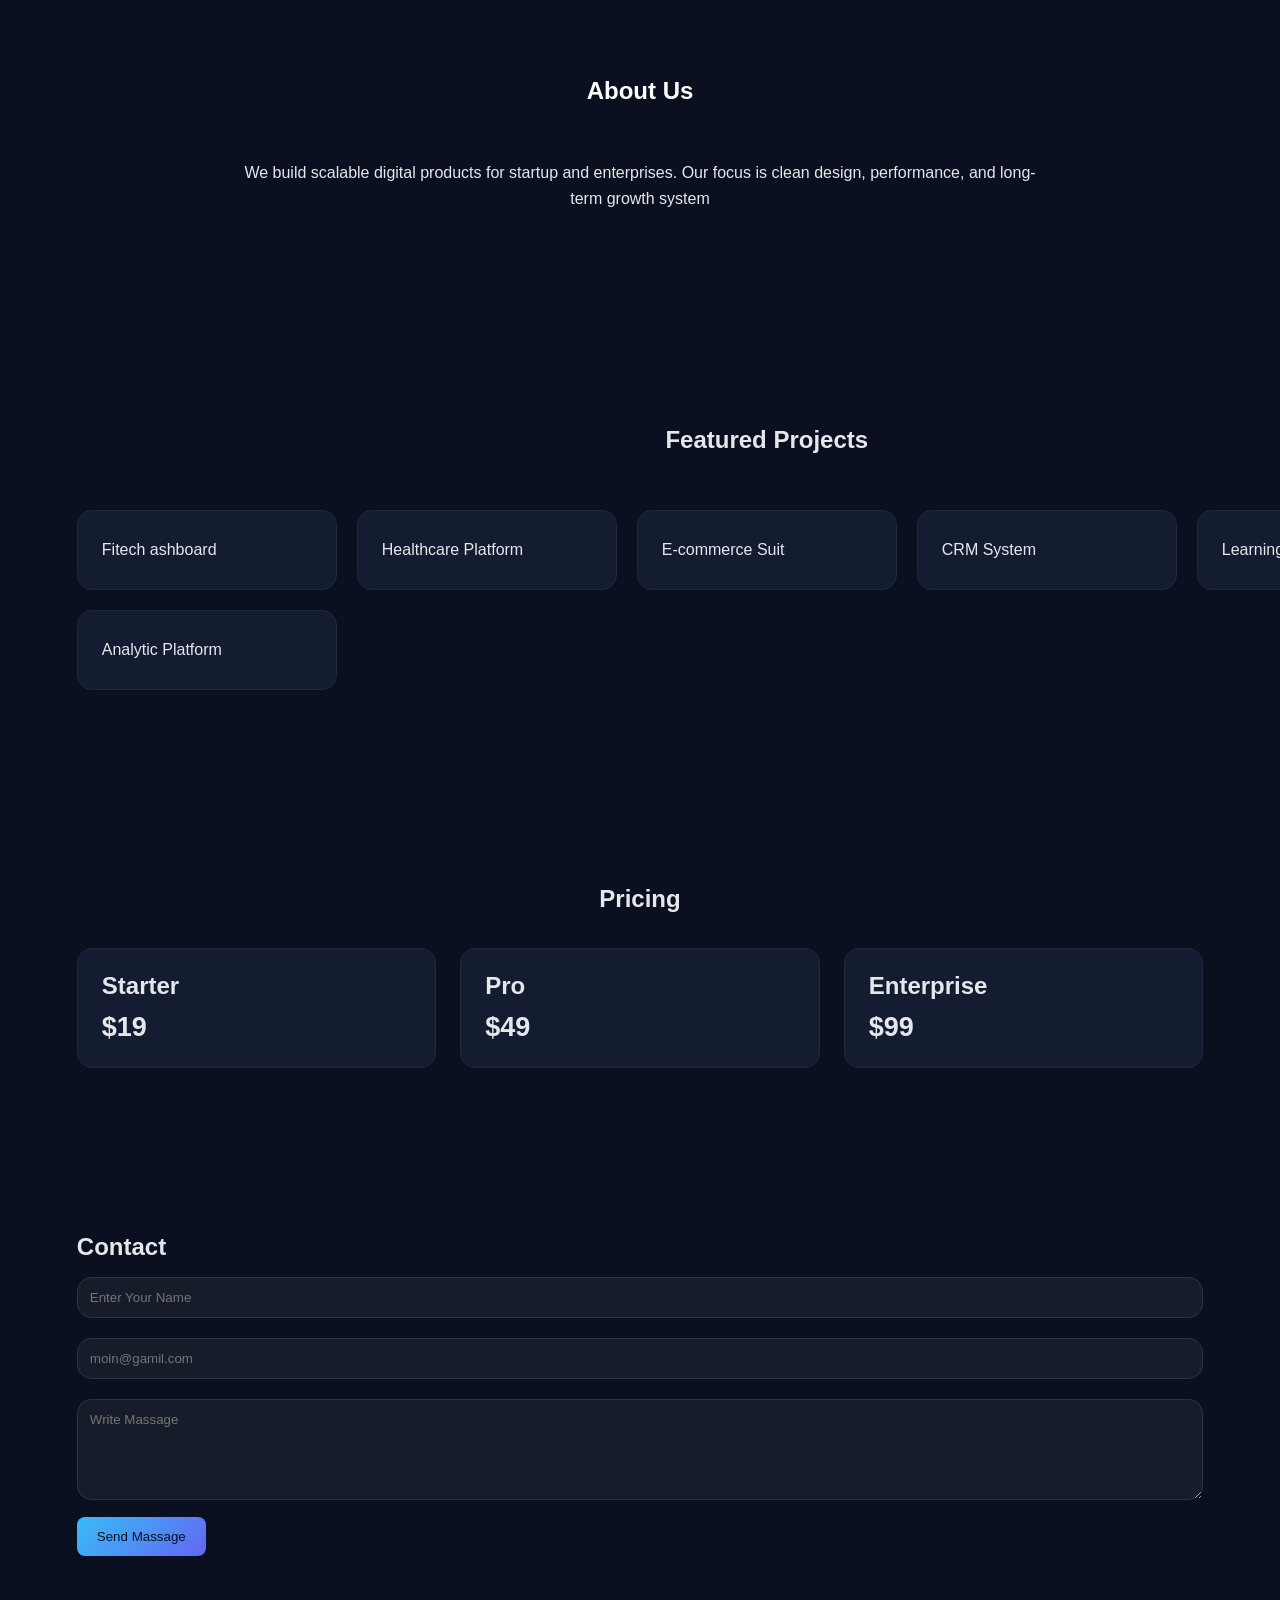
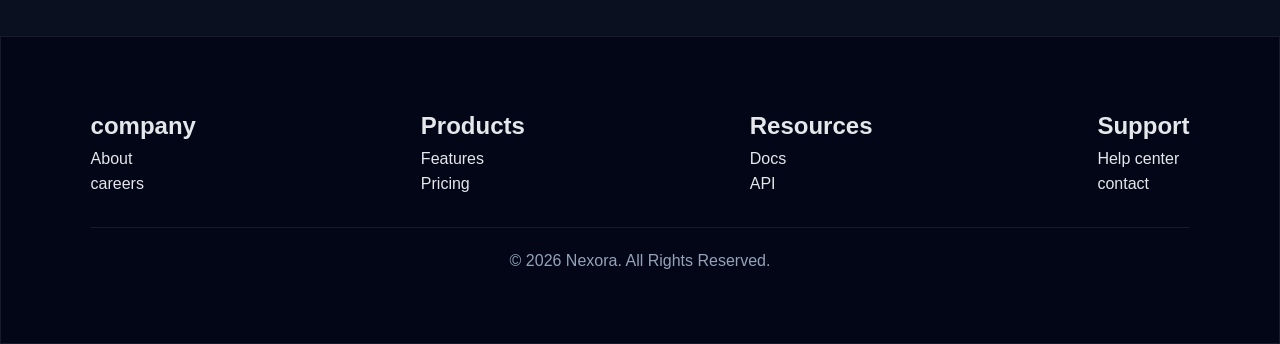
<file: css/Nexora/index.html>
<!DOCTYPE html>
<html lang="en">
<head>
    <meta charset="UTF-8">
    <meta name="viewport" content="width=device-width, initial-scale=1.0">
    <link rel="stylesheet" href="assets/css/style.css">
    <title>Nexora</title>
</head>
<body>
    <!-- header section  -->
     <header>
        <div class="logo-text">
            <span>Nexora</span>
        </div>
        <!-- nav bar  -->
         <nav>
            <ul class="nav-links">
                <li><a href="#Home">Home</a></li>
                <li><a href="#Services">Services</a></li>
                <li><a href="#Projects">Projects</a></li>
                <li><a href="#Pricing">Pricing</a></li>
                <li><a href="#contact">contact</a></li>
            </ul>
         </nav>
     </header>

     <!-- Hero Section  -->
      <section id="Home" class="Hero">
        <div>
            <h1 style="font-size: 56px;">Build Faster. Scale marter.</h1>
            <p>Modren SaaS platform helping teams manage projects, analytics and automatiion</p>
            <br>
            <button class="btn">Start Free Trial</button>
        </div>
        
        <!-- hero card -->
         <div class="Hero-card"></div>
      </section>
      <!-- intro card section  -->
       <section class="container">
        <div class="intro-card"><span>500+</span><p>Projects</p></div>
        <div class="intro-card"><span>120+</span><p>Clients</p></div>
        <div class="intro-card"><span>99.9%</span><p>Uptime</p></div>
        <div class="intro-card"><span>24/7</span><p>Support</p></div>
       </section>
       <!-- services section  -->
        <section id="Services" class="Services">
            <h1>Services</h1>
            <div class="service-card-conainter">
            <div class="service-card">
                <h2>Web Development</h2>
                <p>Fast, scalable web apps.</p>
            </div>
            <div class="service-card">
                <h2>UI/UX Design</h2>
                <p>Clean modern interface.</p>
            </div>
            <div class="service-card">
                <h2>Cloud Solution</h2>
                <p>Reliable infrastructure.</p>
            </div>
            <div class="service-card">
                <h2>AI Integration</h2>
                <p>Smart automation system.</p>
            </div>
            <div class="service-card">
                <h2>SEO Growth</h2>
                <p>Increase visibility.</p>
            </div>
            <div class="service-card">
                <h2>Consulting</h2>
                <p>Expert technical guidance</p>
            </div>
            </div>
        </section>
        <!-- About section  -->
         <section id="About" class="About">
            <h1>About Us</h1>
            <p>We build scalable digital products for startup and enterprises. Our focus is clean design, performance, and long-<br>term growth system</p>
            
         </section>
         <!-- project section  -->
          <section id="Projects" class="Projects">
            <h1>Featured Projects</h1>
            <div class="project-card-container">
                 <div class="project-card">Fitech ashboard</div>
                 <div class="project-card">Healthcare Platform</div>
                 <div class="project-card">E-commerce Suit</div>
                 <div class="project-card">CRM System</div>
                 <div class="project-card">Learning Portal</div>
                 <div class="project-card">Analytic Platform</div>
            </div>
          </section>
          <!-- pricing section -->
           <section id="Pricing" class="Pricing">
            <h1>Pricing</h1>
            <div class="pricing-container">
                <div class="pricing-card">
                    <h2>Starter</h2>
                    <p>$19</p>
                </div>
                <div class="pricing-card">
                    <h2>Pro</h2>
                    <p>$49</p>
                </div>
                <div class="pricing-card">
                    <h2>Enterprise</h2>
                    <p>$99</p>
                </div>
            </div>
           </section>
           <!-- contact form  -->
            <section id="Contact" class="Contact">
                <h1>Contact</h1>
                
                <input type="text" placeholder="Enter Your Name">
                <input type="email" placeholder="moin@gamil.com">
                <textarea name="" id="" cols="" rows="5" placeholder="Write Massage"></textarea>


                <button class="btn">Send Massage</button>
            </section>

            <!-- footer  -->
             <footer>
                <div class="footer-grid">
                    <div>
                        <h2>company</h2>
                        <p>About</p>
                        <p>careers</p>
                    </div>
                    <div>
                        <h2>Products</h2>
                        <p>Features</p>
                        <p>Pricing</p>
                    </div>
                    <div>
                        <h2>Resources</h2>
                        <p>Docs</p>
                        <p>API</p>
                    </div>
                    <div>
                        <h2>Support</h2>
                        <p>Help center</p>
                        <p>contact</p>
                    </div>   
                </div>

                <div class="footer-bottom">
                    &copy; 2026 Nexora. All Rights Reserved.
                </div>
                
             </footer>
</body>
</html>
</file>
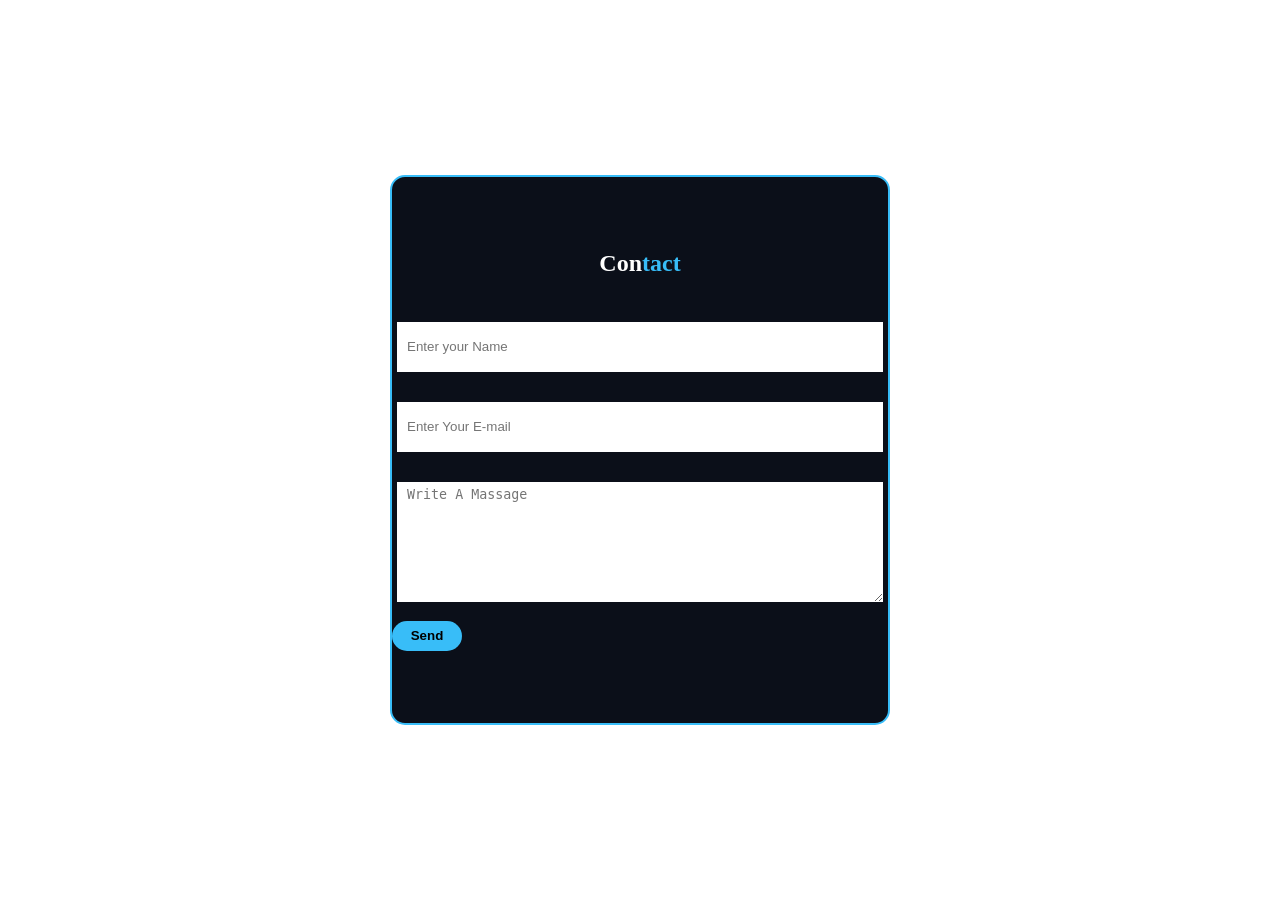
<file: css/assignment 5/form.html>
<!DOCTYPE html>
<html lang="en">
<head>
    <meta charset="UTF-8">
    <meta name="viewport" content="width=device-width, initial-scale=1.0">
    <title>Contact</title>
</head>
<style>
    *{
        margin: 0;
        padding: 0;
        box-sizing: border-box;
    }
    .Contact{
        display: grid;
        place-content: center;
        width: 100vw;
        height: 100vh;
        /* background-color: red; */
        /* margin: 80px 7%; */
    }
    .container{
        width: 500px;
        height: 550px;
        background-color: #0b0f19;
        border: 2px solid #38BDF8;
        border-radius: 15px;
        /* background-color: green; */
        /* margin-top: 60px; */
        /* align-items: center; */
        place-content: center;
    }
    .container h1{
        text-align: center;
        padding-bottom: 30px;
        color: #fff;
    }
    .container h1 span{
        color: #38BDF8;
    }
    .form-container{
        /* display: flex;
        justify-content: center; */
        /* width: 500px;
        height: 550px; */
        align-items: center;
        text-align: center;
        padding: 15px 5px;
    }
    .form-container input{
        width: 100%;
        height: 50px;
        border: none;
        outline: none;
        padding: 0 10px;
        /* padding-right: 30px; */
    }
    .form-container textarea{
        width: 100%;
        height: 120px;
        padding: 5px 10px;
        border: none;
        outline: none;
    }
    #form-btn{
        width: 70px;
        height: 30px;
        border: none;
        border-radius: 15px;
        background-color: #38BDF8;
        font-weight: bold;
        /* padding-left: 5px; */
    }
    #form-btn:hover{
        box-shadow: 0 8px 20px #38BDF8;
        color: #bbb300;
        transform: translateY(-3px);
        background-color: cadetblue;
    }
    
</style>
<body>
    <section id="Contact" class="Contact">
        <div class="container">
            <h1>Con<span>tact</span></h1>
            <form action="">
                <div class="form-container">
                    <input type="text" placeholder="Enter your Name">
                </div>
                <div class="form-container">
                    <input type="email" placeholder="Enter Your E-mail">
                </div>
                <div class="form-container">
                    <textarea cols="0" rows="4" placeholder="Write A Massage"></textarea>
                </div>
                <input id="form-btn" type="submit" value="Send">
            </form>
        </div>
    </section>
</body>
</html>
</file>
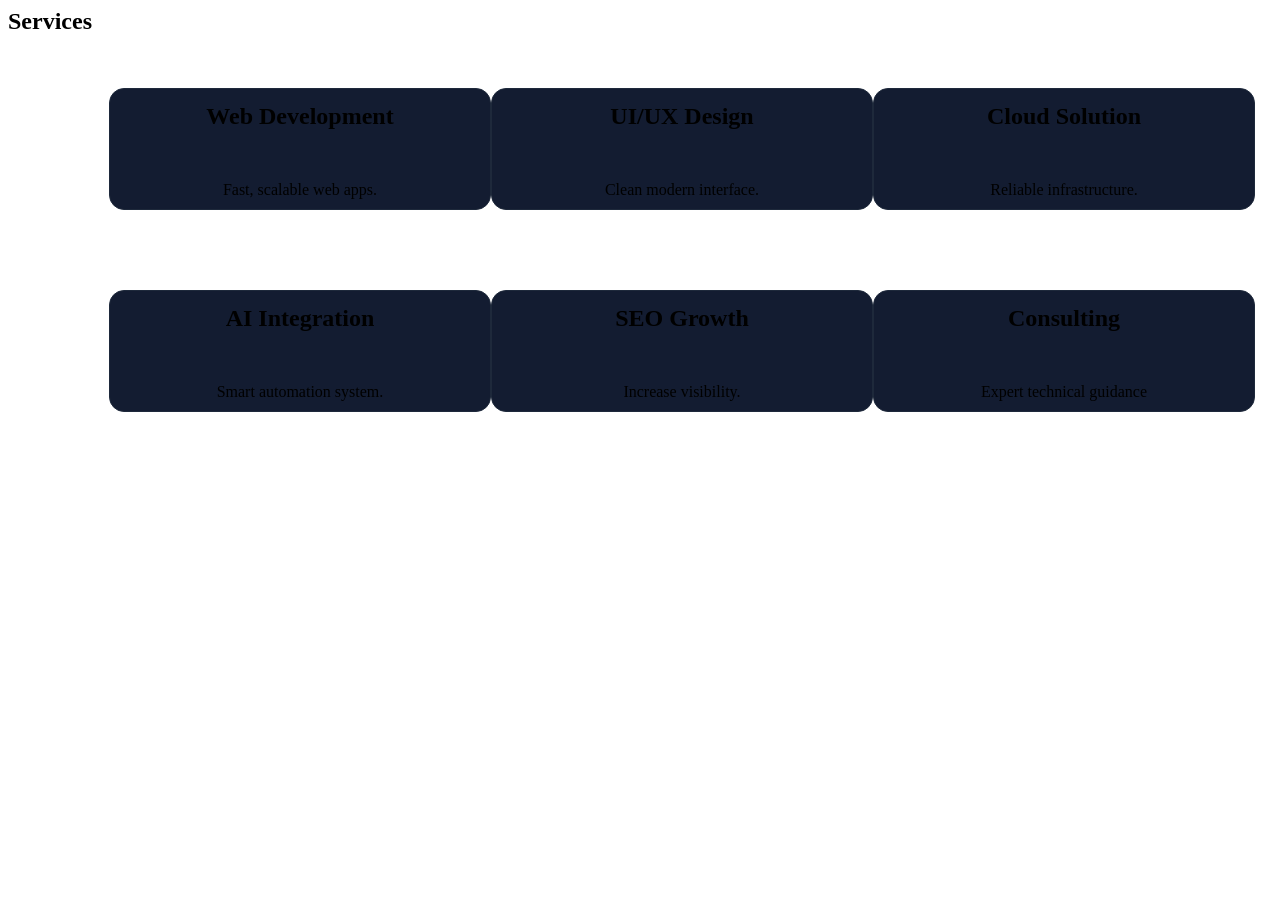
<file: css/Nexora/assets/css/service.html>
<!DOCTYPE html>
<html lang="en">
<head>
    <meta charset="UTF-8">
    <meta name="viewport" content="width=device-width, initial-scale=1.0">
    <title>Document</title>
</head>
<style>
    .Services{
    display: flex;
    justify-content: center;
}
.service-card-conainter{
    display: flex;
    justify-content: center;
    flex-wrap: wrap;
    align-items: center;
    
}
.service-card{
    display: flex;
    justify-content: center;
    flex-direction: column;
    align-items: center;
    gap: 15px;
    background-color: #131c31;
    border: 1px solid #1e293b;
    border-radius: 15px;
    width: 380px;
    height: 120px;
    padding: 30px auto;
    margin-top: 80px;
    
}
.Services h1{
    /* color: #fff; */
    text-align: center;
    align-items: center;
    margin: 0 auto;
}
</style>
<body>
     <!-- services section  -->
        <section id="Services" class="Services">
            <h1>Services</h1>
            <div class="service-card-conainter">
            <div class="service-card">
                <h2>Web Development</h2>
                <p>Fast, scalable web apps.</p>
            </div>
            <div class="service-card">
                <h2>UI/UX Design</h2>
                <p>Clean modern interface.</p>
            </div>
            <div class="service-card">
                <h2>Cloud Solution</h2>
                <p>Reliable infrastructure.</p>
            </div>
            <div class="service-card">
                <h2>AI Integration</h2>
                <p>Smart automation system.</p>
            </div>
            <div class="service-card">
                <h2>SEO Growth</h2>
                <p>Increase visibility.</p>
            </div>
            <div class="service-card">
                <h2>Consulting</h2>
                <p>Expert technical guidance</p>
            </div>
            </div>
        </section>

</body>
</html>
</file>
<file: css/assignment 2/assets/style/style.Css>
*{
    margin: 0px;
    padding: 0px;
    background-color: cadetblue;
}

h1{
    color: blue;
    font-family: Arial, Helvetica, sans-serif;
    font-size: 30px;
    text-align: center;
}

.para{
    color: gray;
    font-size: 18px;
    line-height: 25px;
    text-align: justify;
}

#box{
    width: 300px;
    height: 200px;
    background-color: lightyellow;
    border: 2px solid black;
    padding: 15px;
    margin: 20px;
}

#box2{
    width: 200px;
    height: 100px;
    background-color: lightblue;
    border: 2px solid black;
    border-radius: 15px;
}

.btn{
    border: none;
    background-color: green;
    color: white;
    padding: 10px 20px;

}
</file>
<file: css/assignment 3/assets/css/style.css>
*{
    padding: 0%;
    margin: 0%;
    box-sizing: border-box;
    border-radius: none;
    border: none;
}
body{
    background-color: rgb(27, 12, 27);
}
.card-container{
    display: flex;
    justify-content: center;
    font-family: 'Times New Roman', Times, serif;
}
.card h2{
    padding-left: 10px;
}
.card p{
    text-align: center;
    padding: 10px 10px;
}
.card{
    background-color: white;
    width: 320px;
    height: 400px;
    margin: 10px;
    gap: 25;
    border-radius: 15px;
}
.card-image{
    display: block;
    width: 100%;
    background-size: cover;
    height: 220px;
    margin-bottom: 15px;
    border-radius: 15px 15px 0 0;
}
.card button{
    background-color: black;
    color: white;
    padding: 10px 50px;
    margin: 10px 65px;
    display: block;
    text-align: center;
    border-radius: 10px;
}
.card:hover{
    background-color: blueviolet;
    color: white;
}
</file>
<file: css/assignment 4/assets/css/style.css>
*{
    margin: 0px;
    padding: 0px;
}
body{
    background-color: lightgrey;
}
header{
    display: flex;
    justify-content: space-between;
    padding: 25px;
    background-color: gray;
    position: sticky;
}
/* logo  */
.logo{
    font-family: Arial, Helvetica, sans-serif;
    /* font-family: 'Segoe UI', Tahoma, Geneva, Verdana, sans-serif; */
    font-size: 2rem;
}
/* nav bar  */
.nav-links{
    display: flex;
    list-style: none;
    gap: 20px;
    text-decoration: none;
}
.nav-links li a{
    text-decoration: none;
    font-size: 1.5rem;
}
/* grid box -products */
.grid-box{
    width: 50vw;
    /* height: 220px; */
    display: grid;
    grid-template-columns: repeat(2,3fr);
    gap: 10px;
    padding: 35px 15px;
    max-width: 1500px;
    margin: 0 auto;
}
/* for every product  */
.product{
    display: flex;
    flex-direction: column;
    /* height: 300px; */
    background-color: cadetblue;
    border-radius: 10px;
    border: 1px solid black;
    box-sizing: border-box;
}
.product img{
    width: 100%;
    height: 400px;
    border-radius: 8px;
    object-fit: cover;
    margin-bottom: 20px;
}
/* heading */
.product h2{
    margin: 8px 12px;
    color: #070706;
    font-size: 1.5rem;
}
/* discription */
.product p{
    margin: 10px 15px;
    padding-left: 30px;
    font-size: 1.02rem;
    line-height: 20px;
    margin-bottom: 25px;
}
/* product-price" */
.product-price{
    margin: 10px 15px;
    font-weight: bold;
    font-family: Arial, Helvetica, sans-serif;
    font-size: 1.24rem;
}
/* ==========================================================================================
                             card
========================================================================================== */
.card-container{
    display: flex;
    justify-content: center;
    /* background-color: rgb(69, 109, 136);
    color: rgb(0, 0, 0); */
}
h1{
    text-align: center;
}
.card{
    width: 220px;
    height: 500px;
    border: 2px solid black;
    border-radius: 15px;
    margin: 10px;
    background-color: cadetblue;
    flex-wrap: wrap;
}
.card img{
    object-fit: cover;
    width: 100%;
    height: 270px;
    border-radius: 10px;
}
.card p{
    margin-left: 20px;
    padding: 15px;
    flex-wrap: wrap;
}
.card h2{
    padding: 10px;
}
/* student table  */
#table{
    display: flex;
    justify-content: center;
    width: 100%;
    margin-top: 45px;
}
.Student-table{
    width: 500px;
    /* display: table; */
    border-collapse: collapse;
    background-color: white;
    border: 2px solid cadetblue;
    border-radius: 12px;
    overflow: hidden;
}
.Student-table th{
    background-color: cadetblue;
    color: white;
    padding: 15px;
    text-align: left;
}
.Student-table td{
    border-bottom: 1px solid #ddd;
    padding: 12px 15px;
}
/* inline block data  */
.inline-block-section{
    margin-top: 50px;
    /* width: 100%;
    justify-content: center; */
    text-align: center;
    line-height: 50px;
}
.inline-block-data{
    margin: 0 5px;
    display: inline-table;
    /* border-collapse: collapse;
    border: 1px solid rgb(221, 144, 144); */
    line-height: 25px;
}
.row{
    display: table-row;
}
.cell{
    display: table-cell;
    background-color: lightblue;
    border: 1px solid black;
    padding: 6px 12px;
}
/* 6: Row Builder System */
.table{
    display: flex;
    justify-content: center;
    margin-top: 80px;
    height: 40vh;
}
/* .Row-Builder-System{
    position: relative;
} */
.row-builde{
    display: table;
    align-items: center;
    width: 300px;
    margin-top: 80px auto;
    position: relative;
    border-collapse: collapse;
    top: 100px;
}
.sheet-row{
    display: table-row;
}
.sheet-cell{
    display: table-cell;
    width: 180px;
    padding: 13px;
    border: 1px solid black;
    /* border-radius: 15px; */
}

.row-header .sheet-cell{
    background-color: cadetblue;
    color: white;
    font-weight: bold;
}
.Row-Builder-System{
    margin: 25px 40px;
    text-align: center;
    margin-top: 80px;
    /* padding-bottom: 20px; */
    /* margin-left: 600px; */
    /* margin-right: 40%; */
}
/* Task 7: Hidden Structure Layout  */
.wraper-container{
    display: flex;
    justify-content: center;
    gap: 15px;
    margin-top: 50px;
}
.wraper{
    display: contents;
}
.box{
    width: 220px;
    height: 220px;
    background-color: cadetblue;
    border: 1px solid black;
    border-radius: 12px;
    display: flex;
    justify-content: center;
    align-items: center;
    margin: 10px 20px;
    text-align: center;
}
.box-heading{
    text-align: center;
    margin-top: 20px;
}
/* mixed layout challenge */
.mixed-layout{
    width: 80%;
    margin: 50px auto;
    /* align-items: center; */
    /* text-align: center; */
}
#h2{
    text-align: center;
    margin-top: 40px;
}
/* p{
    text-align: center; */
/* } */
.button-line{
    display: inline-flex;
    /* text-align: center; */
    /* align-items: center; */
    /* position: relative; */
    /* justify-content: center; */
    gap: 8px;
    /* padding: 0 10px; */
    margin: 0 400px;
    margin-top: 20px;
}
.button{
    background: cadetblue;
    padding: 0 8px;
}
.product-grid{
    display: grid;
    grid-template-columns: repeat(2,1fr);
    margin: 20px 30px;
    gap: 20px;
}
.product-card{
    /* display: flex; */
    /* justify-content: center; */
    text-align: center;
    background-color: cadetblue;
    height: 50px;
    padding: 30pxs;
    gap: 20px;
    border: 2px solid black;
    border-radius: none;

}
</file>
<file: css/lecture 1/assets/css/style.css>
h1{
    color: coral;
    font-size: 60px;
}
.my-section{
    background-color: lightgrey;
    width: 300px;
    height: 200px;
    text-align: center;
}
#heading1{
    color: pink;
}
</file>
<file: css/lecture 2/assets/css/style.css>
/* universal selector will be apply on all page  */
*{
    margin: 0;
    padding: 0;
   
}

#heading{
    font-size: 20px;
    color: #bbb300;
}
#para{
    font-family: Georgia, 'Times New Roman', Times, serif;
    text-align: start;
    line-height: 30px;
    color: rgba(125, 19, 213, 0.8);
}
.box{
    background-color: aquamarine;
    width: 200px;
    height: 100px;
    /* to take space from out side  */
    margin: 100px; 
    /* to take space inside container  */
    padding: 20px;

}

#box2{
    background-color: blueviolet;
    color: black;
    width: 200px;
    height: 180px;
    
}
</file>
<file: css/lecture 3/assets/css/style.css>
*{
    margin: 0px;
    padding: 0px;
}

.box{
    width: 200px;
    height: 180px;
    border: 2px solid black;
    background-color: blueviolet;
    /* margin with multiple values anti clock wise  */
    margin: 5px 10px 15px 20px;
    /* padding: with multiple values; */
    padding: 55px 300px 35px 100px;
    /* border radius will give circular like shape  */
    border-radius: 80px;
}
span{
    display: block;
}
strong{
    display: inline;
}
</file>
<file: css/lecture 5/assets/css/style.css>
*{
    margin: 0px;
    padding: 0px;
}
header{
    background-color: bisque;
    padding: 20px;
    justify-content: space-between;
    align-items: baseline;
    display: flex;
}
.logo img{
    width: 60px;
    height: 60px;
}
.nav-links{
    display: flex;
    list-style: none;
    gap: 25px;
}
.nav-links li a{
    text-decoration: none;
    color: black;
    font-size: 15px;
}
.nav-links li a:hover{
    color: red;
}
img{
    width: 100%;
    height: 85vh;
}
/* footer secction  */
footer{
    background-color: rgb(197, 114, 12);
    padding: 20px;
    
}
footer p{
    text-align: center;
}
.card{
    display: flex;
    justify-content: center;
}
</file>
<file: css/lecture 6/assets/css/style.css>
*{
    margin: 0px;
    padding: 0px;
    font-family: Arial, Helvetica, sans-serif;
}
body{
    background-color: #0b1020;
    color: #e5e7eb;
    line-height: 1.6;
}
/* header  */
header{
    display: flex;
    justify-content: space-between;
    background: #0f172a;
    padding: 18px 6%;
    position: sticky;
    top: 0px;
    border-bottom: 1px solid #1f2937;
    z-index: 1000;
}
/* logo */
.logo-text span{
    font-size: 24px;
    font-weight: 700;
    color: #38bdf8;
}
/* nav bar  */
.nav-links{
    display: flex;
    list-style: none;
    gap: 25px;
}
.nav-links li a{
    text-decoration: none;
    margin: 0 10px;
    color: #cbd5e1;
}
/* hero section  */
section{
    padding: 80px 6%;
}
.Hero{
    min-height: 85vh;  /*  cannot be less then 85vh */
    display: flex;
    align-items: center;
    justify-content: space-between;
    gap: 40px;
}
.Hero-card{
    width: 420px;
    height: 300px;
    border-radius: 20px;
    background: linear-gradient(135deg, #38bdf8,#6366f1);
    animation:f 4s infinite ease-in-out;
}
@keyframes f{50%{transform: translateY(-20px);}}
/* button  */
.btn{
    background: #38bdf8;
    color: #08111f;
    padding: 12px 20px;
    border: none;
    border-radius: 8px;
}
</file>
<file: css/Nexora/assets/css/style.css>
*{
    margin: 0px;
    padding: 0px;
    box-sizing: border-box;
    font-family: Arial, Helvetica, sans-serif;
}
body{
    background: #0b1020;
    color: #e5e7eb;
    line-height: 1.6;
    overflow-x: hidden;
}
/* header  */
header{
    display: flex;
    justify-content: space-between;
    background: #0f172a;
    padding: 18px 6%;   
    position: sticky;
    top: 0px;
    border-bottom: 1px solid #1f2937;
    z-index: 1000;
}
/* logo */
.logo-text span{
    font-size: 24px;
    font-weight: 700;
    color: #38bdf8;
}
/* nav bar  */
.nav-links{
    display: flex;
    list-style: none;
    gap: 25px;
}
.nav-links li a{
    text-decoration: none;
    margin: 0 10px;
    color: #cbd5e1;
}
.nav-links li a:hover{
    color: #38bdf8;
}
/* hero section  */
section{
    padding: 80px 6%;
}
.Hero{
    min-height: 85vh;  /*  cannot be less then 85vh */
    display: flex;
    align-items: center;
    justify-content: space-between;
    gap: 40px;
}
.Hero-card{
    width: 420px;
    height: 300px;
    border-radius: 20px;
    background: linear-gradient(135deg, #38bdf8,#6366f1);
    animation:f 4s infinite ease-in-out;
}
@keyframes f{50%{transform: translateY(-20px);}}
/* button  */
.btn{
    background: linear-gradient(135deg, #38bdf8, #6366f1);
    color: #08111f;
    padding: 12px 20px;
    border: none;
    border-radius: 8px;
} 
.btn:hover{
    font-weight: bold;
    /* transition: ease-in; */
    transform: scale(1.05);
}
/* card section */
.container{
    display: flex;
    justify-content: center;
    gap: 24px;
}
.intro-card{
    display: flex;
    justify-content: center;
    flex-direction: column;
    width: 400px;
    height: 110px;
    background-color: #131c31;
    border: 1px solid #1e293b;
    border-radius: 15px;
    align-items: center;
}
/* hover */
.intro-card:hover{
    transition: 0.4s ease-in-out;
    transform: translateY(-10px);
    box-shadow: 0 3px 6px 3px black;
}
.intro-card span{
    /* display: flex; */
    /* flex-direction: column; */
    color: #fff;
    font-weight: bold;
    font-size: 22px;
    /* align-items: center; */
}
.intro-card p{
    color: #fff;
    text-align: center;
}
/* srvices section  */
.Services{
    display: grid;
    /* justify-content: center; */
}
.service-card-conainter{
    width: 100%;
    max-width: 1200px;
    display: grid;
    grid-template-columns: repeat(5,1fr);
    gap: 15px;
    /* padding: 40px 7%; */
    /* margin: 0 auto; */
    /* flex-wrap: wrap; */
}
.service-card{
    background-color: #131c31;
    border: 1px solid #1e293b;
    justify-content: center;
    border-radius: 15px;
    width: 260px;
    height: 110px;
    align-content:center ;
    text-align: center;
    
}
.Services h1{
    text-align: center;
    margin-bottom: 40px;
    color: #fff;
}
.service-card:hover{
    /* transform: translateZ(-10px); */
    transition: 0.4s ease-in-out;
    transform: translateY(-10px);
    box-shadow: 0 3px 6px 3px black;
    
}
/* About section  */
.About h1{
    color: #fff;
    font-weight: bold;
    padding-top: 8px;
    /* margin-top: 8px; */
    /* margin: 50px auto; */
    text-align: center;
}
.About p{
    margin: 50px auto;
    /* padding-top: 8px; */
    text-align: center;
}
/* featured projects */
.Projects{
    display: grid;
    justify-content: flex-start;
    text-align: center;
    gap: 20px;
}
.project-card-container{
    display: grid;
    grid-template-columns: repeat(5,1fr);
    gap: 20px;
    align-items: center;
}
.Projects h1{
    /* line-height: 1; */
    margin-bottom: 30px;
}
.project-card{
    display: flex;
    justify-content: center;
    border: 1px solid #1e293b;
    background-color: #131c31;
    border-radius: 15px;
    align-items: center;
    justify-content: flex-start;
    padding: 0 24px;
    width: 260px;
    height: 80px;
}
.project-card:hover{
    transition: 0.4s ease-in-out;
    transform: translateY(-10px);
    box-shadow: 0 3px 6px 3px black;
}
/* pricing section  */
.pricing-container{
    display: flex;
    justify-content: center;
    gap: 24px;
    padding: 0 auto;
    align-items: center;
    /* width: 400px;
    height: 120px; */
} 
.pricing-card{
    display: flex;
    justify-content: center;
    flex-direction: column;
    background-color: #131c31;
    border: 1px solid #1e293b;
    border-radius: 15px;
    width: 450px;
    height: 120px;
    align-items: flex-start;
    /* justify-content: flex-start; */
    padding: 0 24px;

}  
.pricing-card:hover{
    transition: 0.4s ease-in-out;
    transform: translateY(-10px);
    box-shadow: 0 3px 6px 3px black;
}
.Pricing h1{
    margin: 30px 0;
    text-align: center;
}
.pricing-card h2{
    font-weight: bold;
}
.pricing-card p{
    font-size: 27px;
    font-weight: 700;
}
/* contact form  */
input, textarea{
    width: 100%;
    padding: 12px;
    margin: 10px 0;
    border: 1px solid rgba(255, 255, 255, 0.1);
    background: rgba(255, 255, 255, 0.05);
    border-radius: 15px;
    color: #fff;
}
#form-btn{
    padding: 0 15px;
    background-color: #38bdf8;
    margin: 10px 10px;
}
footer{
    /* display: grid; */
    padding: 70px 7%;
    background: #020617;
    border: 1px solid rgba(255, 255, 255, 0.08);
}
.footer-grid{
    display: flex;
    justify-content: space-between;
    gap: 25px;
}
.footer-bottom{
    justify-content: center;
    text-align: center;
    align-items: center;
    margin-top: 30px;
    padding-top: 20px;
    border-top: 1px solid rgba(255, 255, 255, 0.08);
    color: #94a3b8;
    display: flex;
}

@media(max-width:700px){
    .service-card-conainter{
        display: flex;
        flex-direction: column;
        position: relative;
        left: 140px;
    }
}
</file>
